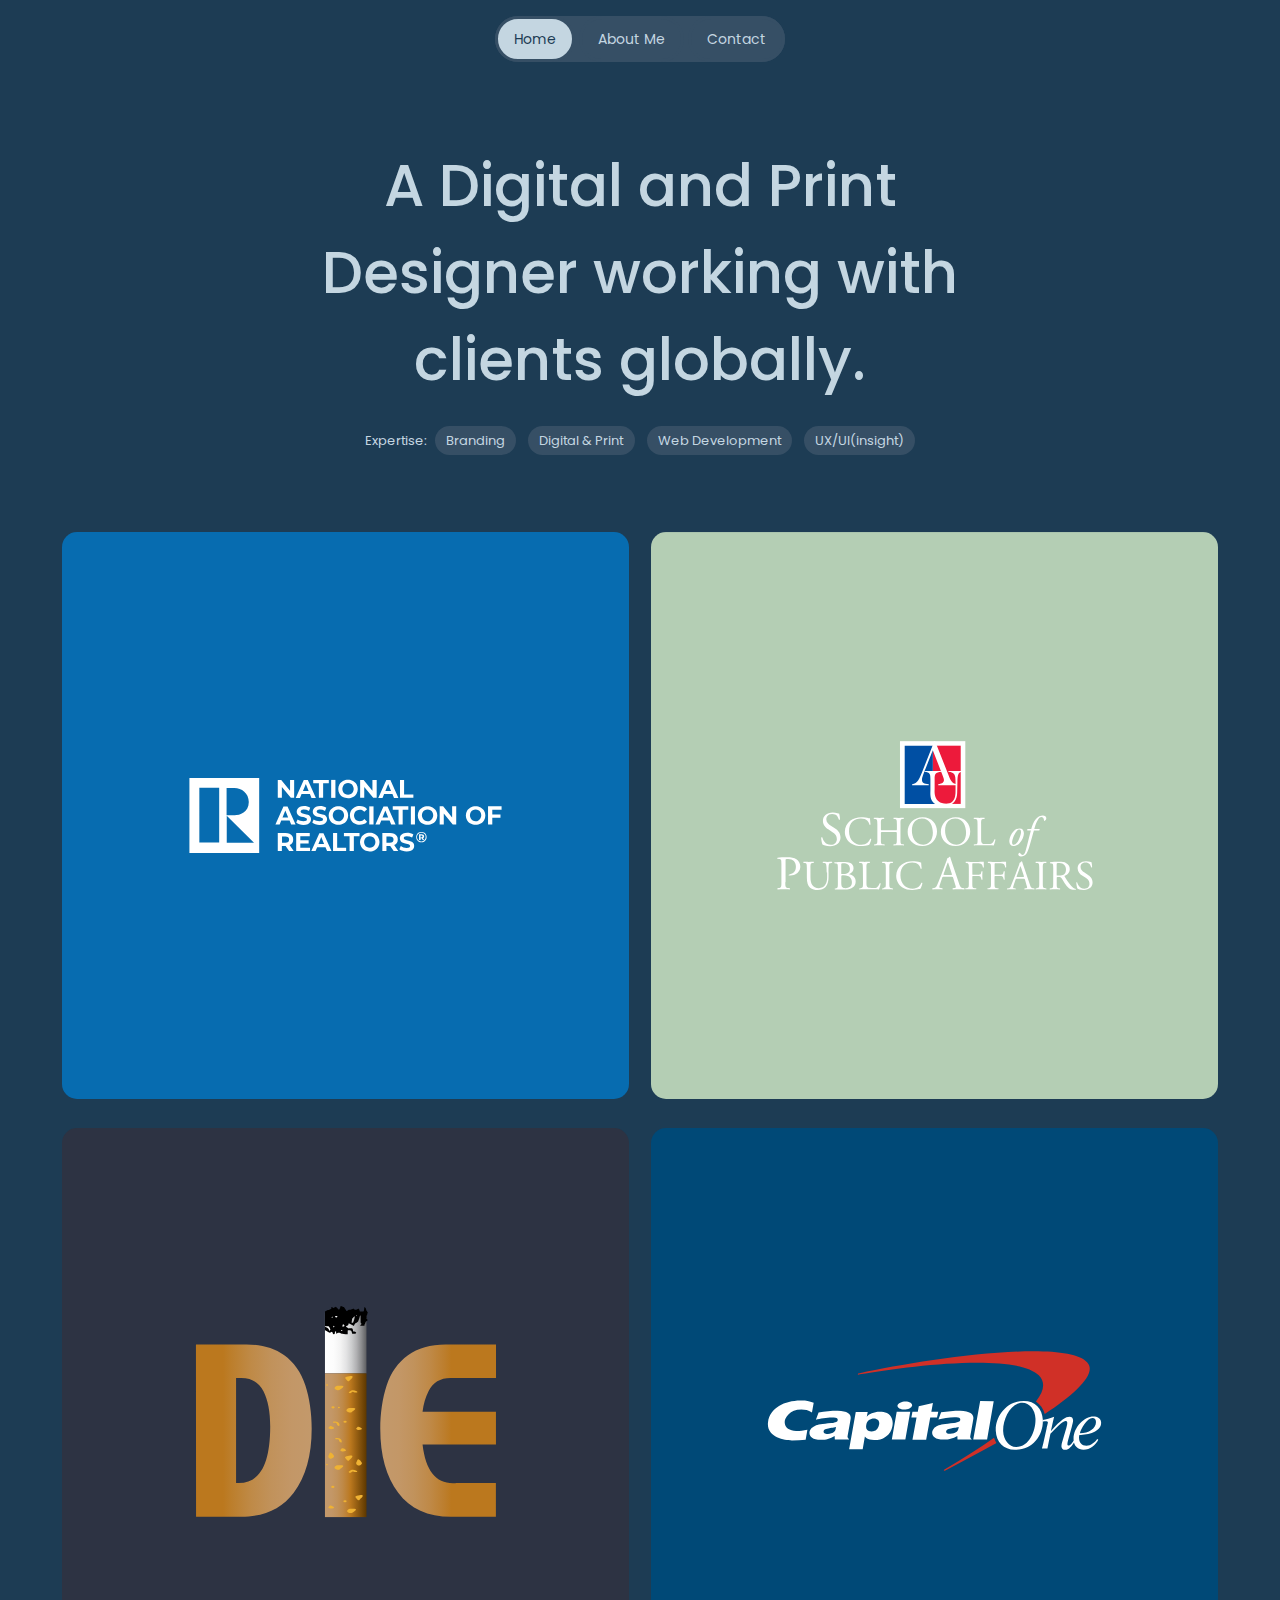
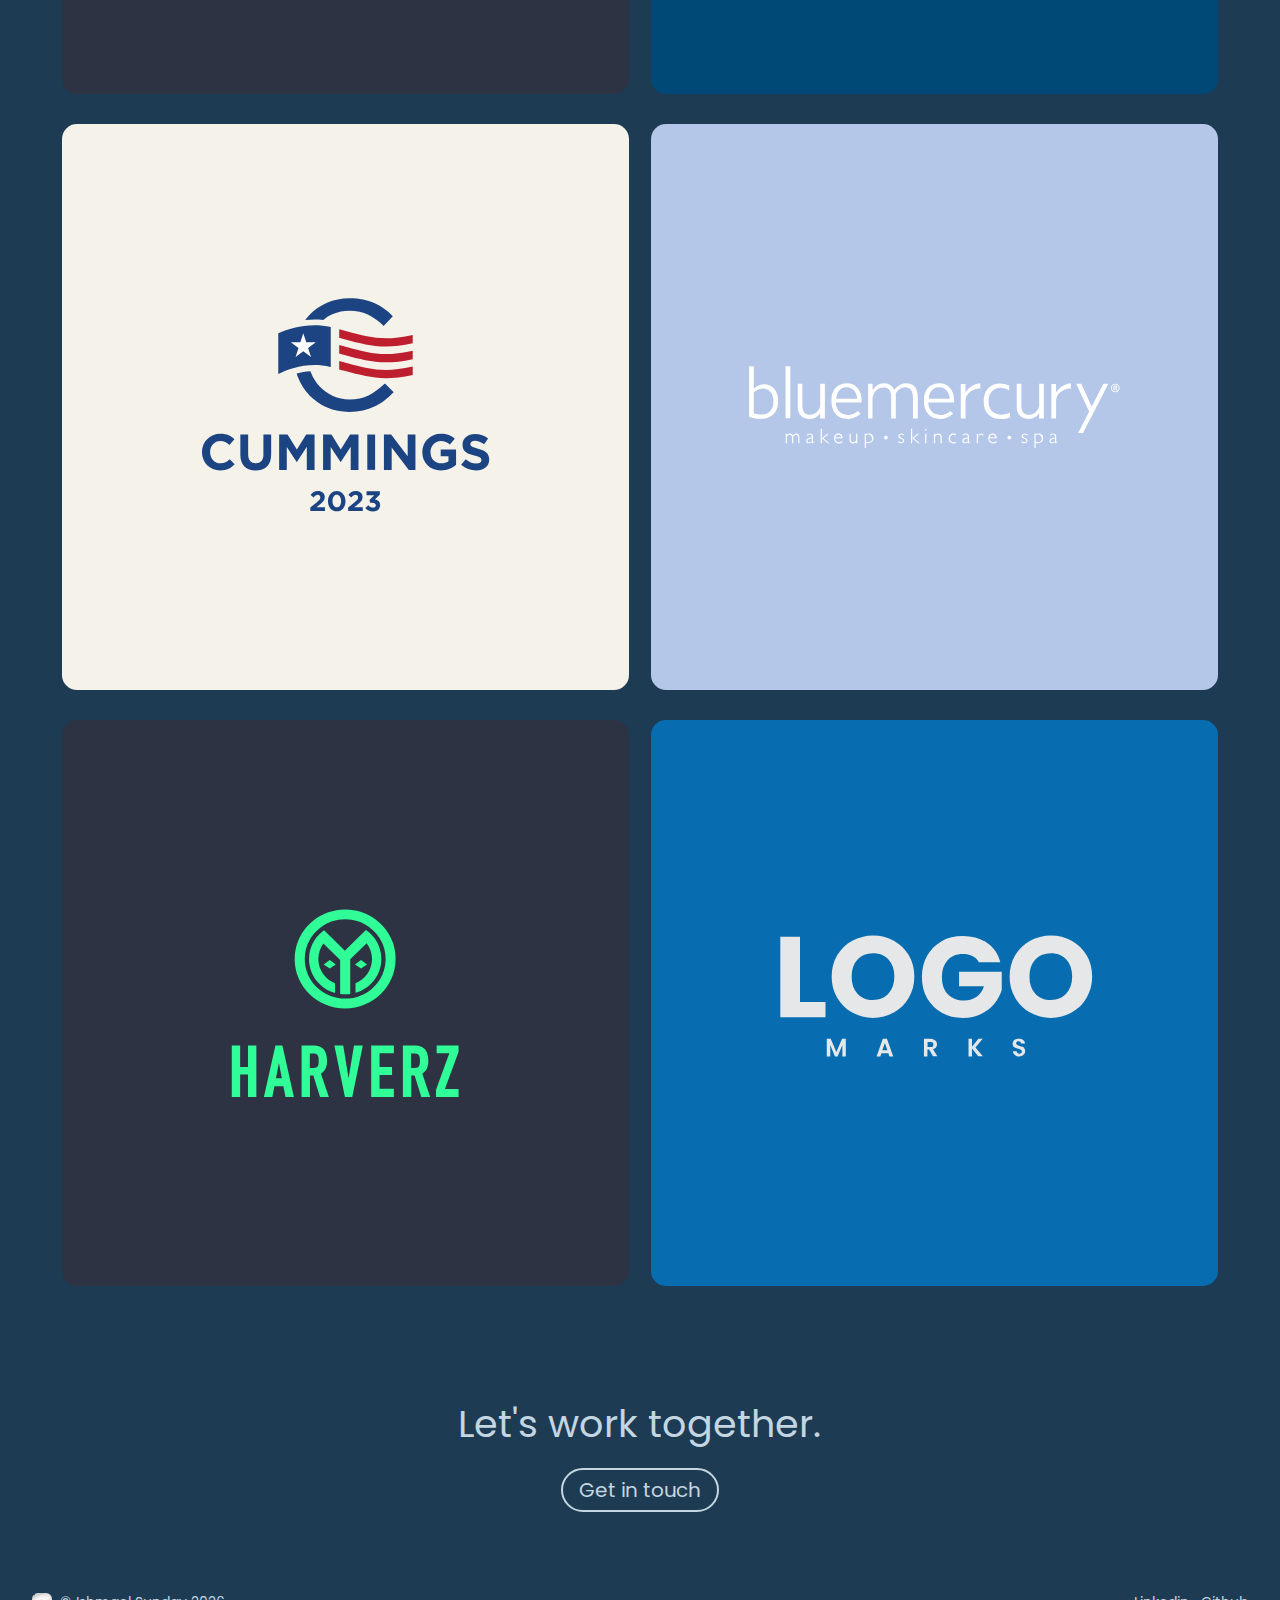
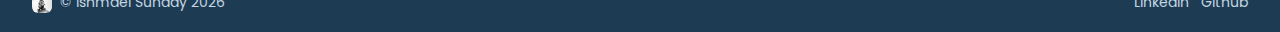
<file: index.html>
<!DOCTYPE html>
<html lang="en">

<head>


  <meta charset="UTF-8">
  <title>Ishmael Sunday | Graphic Design Portfolio</title>
  <meta name="description" content="Front End Development and Graphic Design Portfolio">
  <meta name="keywords" content="Front End Development, Graphic Design, Portfolio">
  <meta name="author" content="Ishmael Sunday">

  <meta name="viewport" content="width=device-width, initial-scale=1.0">
  <link rel="stylesheet" href="index.css">
  <link rel="preconnect" href="https://fonts.googleapis.com">
  <link rel="preconnect" href="https://fonts.gstatic.com" crossorigin>
  <link
    href="https://fonts.googleapis.com/css2?family=Poppins:ital,wght@0,100;0,200;0,300;0,400;0,500;0,600;0,700;0,800;0,900;1,100;1,200;1,300;1,400;1,500;1,600;1,700;1,800;1,900&display=swap"
    rel="stylesheet">

  <link rel="stylesheet"
    href="https://fonts.googleapis.com/css2?family=Material+Symbols+Outlined:opsz,wght,FILL,GRAD@20..48,100..700,0..1,-50..200&icon_names=arrow_right_alt" />

  <link rel="stylesheet"
    href="https://fonts.googleapis.com/css2?family=Material+Symbols+Outlined:opsz,wght,FILL,GRAD@20..48,100..700,0..1,-50..200&icon_names=close" />



</head>

<body>

  <header>
    <nav>
      <a href="index.html" class="nav-link active">Home</a>
      <a href="about.html" class="nav-link ">About Me</a>
      <a href="contact.html" class="nav-link ">Contact</a>
    </nav>
  </header>
  <main id="wrapper">
    <section>
      <article>
        <h1 class="main-heading">
          A Digital and Print Designer working with clients globally.
        </h1>
        <p id="expertise-list"><span class="expertise-label">Expertise:</span>&nbsp; <span
            class="expertise">Branding</span> &nbsp; <span class="expertise">Digital & Print</span> &nbsp; <span
            class="expertise">Web Development</span> &nbsp; <span class="expertise">UX/UI(insight)</span></p>
      </article>
    </section>

    <!-- Portfolio Section -->
    <section id="portfolio-wrapper">
      <section>
        <article>
          <!--First two projects  -->

          <!--  -->
          <div class="flex-two">

            <div class="proj-container">
              <a href="nar.html"><img src="images/companies/nar-900x900.svg" alt="National Association of Realtors Logo"
                  class="proj-card">
                <div class="overlay">
                  <p class="project-title">See Project <span class="overlay-arrow">
                      &#8594;
                    </span></p>

                </div>
              </a>
            </div>

            <div class="proj-container">
              <a href="au.html"><img src="images/companies/au-900x900.svg" alt="American University logo"
                  class="proj-card">
                <div class="overlay">
                  <p class="project-title">See Project <span class="overlay-arrow">
                      &#8594;
                    </span></p>

                </div>
              </a>
            </div>

          </div>

          <!-- 2nd set of two projects -->
          <div class="flex-two">
            <div class="proj-container">
              <a href="anti-tobacco.html"><img src="images/companies/anti-tobacco-900x900.svg" alt="" class="proj-card">
                <div class="overlay">
                  <p class="project-title"> See Project
                    <span class="overlay-arrow">
                      &#8594;
                    </span>
                  </p>

                </div>
              </a>
            </div>

            <div class="proj-container">
              <a href="#"><img src="images/companies/Capital-One-900x900.svg" alt="Capital One Bank Logo"
                  class="proj-card">
                <div class="overlay">
                  <p class="project-title"> Confidential.<br>Not permitted to share work.<!-- <span class="overlay-arrow">
                      &#8594;
                    </span>--></p>

                </div>
              </a>
            </div>

          </div>
          <!--3rd set of two projects  -->
          <div class="flex-two">

            <div class="proj-container">
              <a href="cummings.html"><img src="images/companies/cummings-2023-900x900.svg"
                  alt="Alexander Cummings logo" class="proj-card">
                <div class="overlay">
                  <p class="project-title">See Project <span class="overlay-arrow">
                      &#8594;
                    </span></p>

                </div>
              </a>
            </div>

            <div class="proj-container">
              <a href="bluemecury.html"><img src="images/companies/bluemercury-900x900.svg" alt="Bluemery logo"
                  class="proj-card">
                <div class="overlay">
                  <p class="project-title">See Project <span class="overlay-arrow">
                      &#8594;
                    </span></p>

                </div>
              </a>
            </div>

          </div>
          <!--4th set of two projects  -->
          <div class="flex-two">

            <div class="proj-container">
              <a href="harverz.html"><img src="images/companies/harverz-900x900.svg" alt="Harverz's logo"
                  class="proj-card">
                <div class="overlay">
                  <p class="project-title">See Project <span class="overlay-arrow">
                      &#8594;
                    </span></p>

                </div>
              </a>
            </div>

            <div class="proj-container">
              <a href="logos.html"><img src="images/companies/logo-identity-900x900.svg" class="proj-card"
                  alt="Liberia Supply Company logo">
                <div class="overlay">
                  <p class="project-title">See Project <span class="overlay-arrow">
                      &#8594;
                    </span></p>

                </div>
              </a>
            </div>
          </div>
        </article>
      </section>
    </section> <!-- End of Portfolio Section -->
    <!-- Call to Action -->

    <section>
      <article>
        <h2 class="call-to-action">
          Let's work together.<br><a href="mailto:ishmael.design@yahoo.com" id="cta-link">Get in touch</a>
        </h2>
      </article>
    </section>
  </main>
  <footer>
    <div class="footer-flex">
      <div class="copyright">
        <img src="images/ishmael-sunday.jpg" id="footer-logo" alt="Ishmael Sunday logo">
        <p>&copy; Ishmael Sunday <span id="year"></span></p>
      </div>
      <div class="social-links">
        <a href="https://linkedin.com/in/ishmael-sunday" class="social-link">Linkedin</a>&nbsp;&nbsp;
        <a href="https://github.com/okayishmael" class="social-link">Github</a>
      </div>
    </div>
  </footer>
  <script src="index.js"></script>
</body>

</html>
</file>
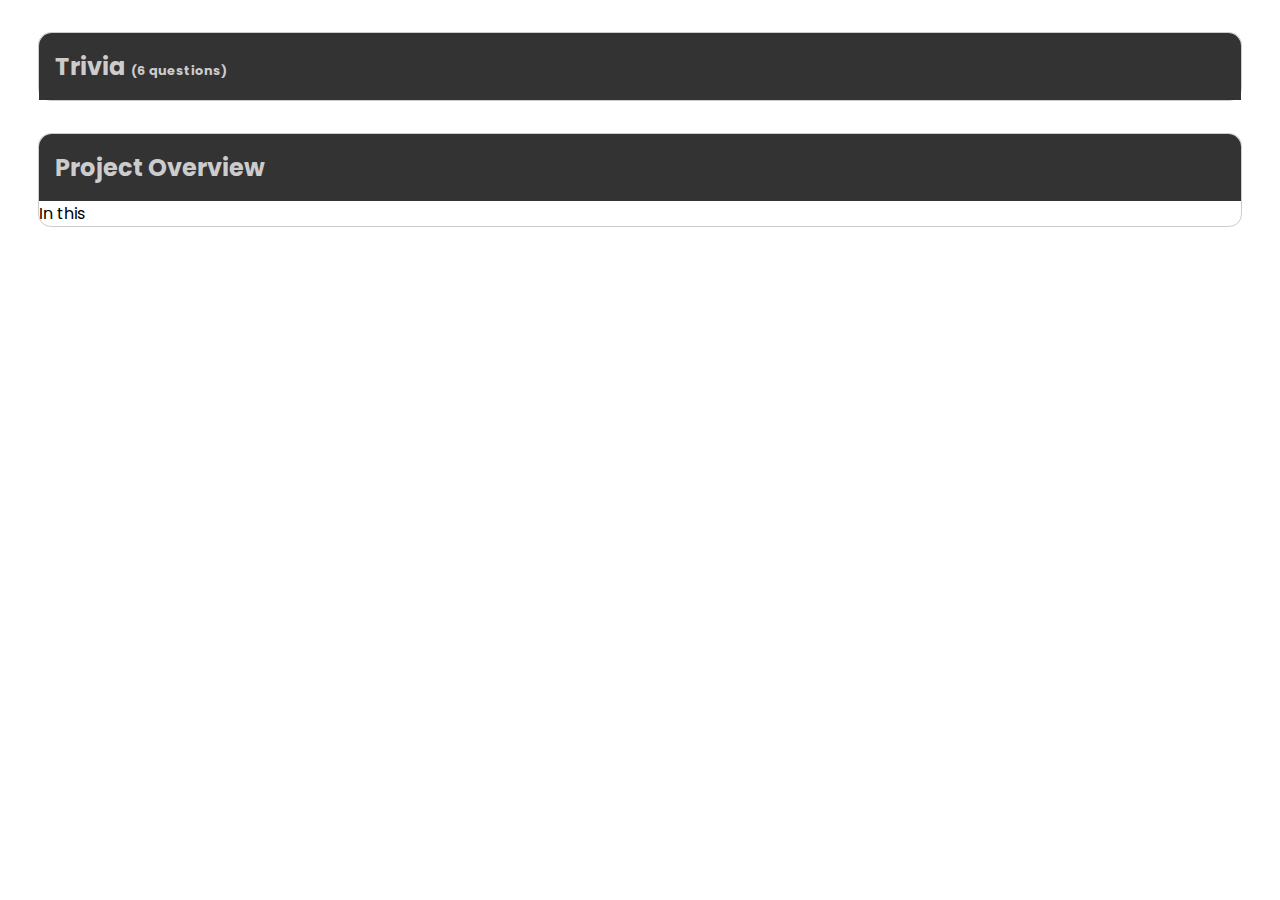
<file: quiz-app/index.html>
<!DOCTYPE html>
<html lang="en">

<head>


    <meta charset="UTF-8">
    <title>Ishmael Sunday | Graphic Design Portfolio</title>
    <meta name="description" content="Front End Development and Graphic Design Portfolio">
    <meta name="keywords" content="Front End Development, Graphic Design, Portfolio">
    <meta name="author" content="Ishmael Sunday.">
    <meta name="viewport" content="width=device-width, initial-scale=1.0">

    <link rel="stylesheet" href="quiz-app.css">
    <link rel="preconnect" href="https://fonts.googleapis.com">
    <link rel="preconnect" href="https://fonts.gstatic.com" crossorigin>
    <link
        href="https://fonts.googleapis.com/css2?family=Poppins:ital,wght@0,100;0,200;0,300;0,400;0,500;0,600;0,700;0,800;0,900;1,100;1,200;1,300;1,400;1,500;1,600;1,700;1,800;1,900&display=swap"
        rel="stylesheet">

    <link rel="stylesheet"
        href="https://fonts.googleapis.com/css2?family=Material+Symbols+Outlined:opsz,wght,FILL,GRAD@20..48,100..700,0..1,-50..200&icon_names=arrow_right_alt" />

    <link rel="stylesheet"
        href="https://fonts.googleapis.com/css2?family=Material+Symbols+Outlined:opsz,wght,FILL,GRAD@20..48,100..700,0..1,-50..200&icon_names=close" />



</head>

<body>
    <!-- Trivia Quiz -->
    <main class="wrapper">
        <div class="container">
            <h1 class="title">Trivia <small> (6 questions)</small></h1>
            <form id="quiz-form content">
                <div id="question-container"></div>
                <button type="button" id="next-button" class="hidden">Next Question</button>
                <div id="result" class="result hidden"></div>
            </form>
        </div>


        <article class="container">
            <h1 class="title">Project Overview</h1>
            <div class="content">
                <p class="project-content">In this </p>
            </div>
        </article>


    </main>

    <!-- Scripts -->

    <script defer src="triva.js"></script>
</body>

</html>
</file>
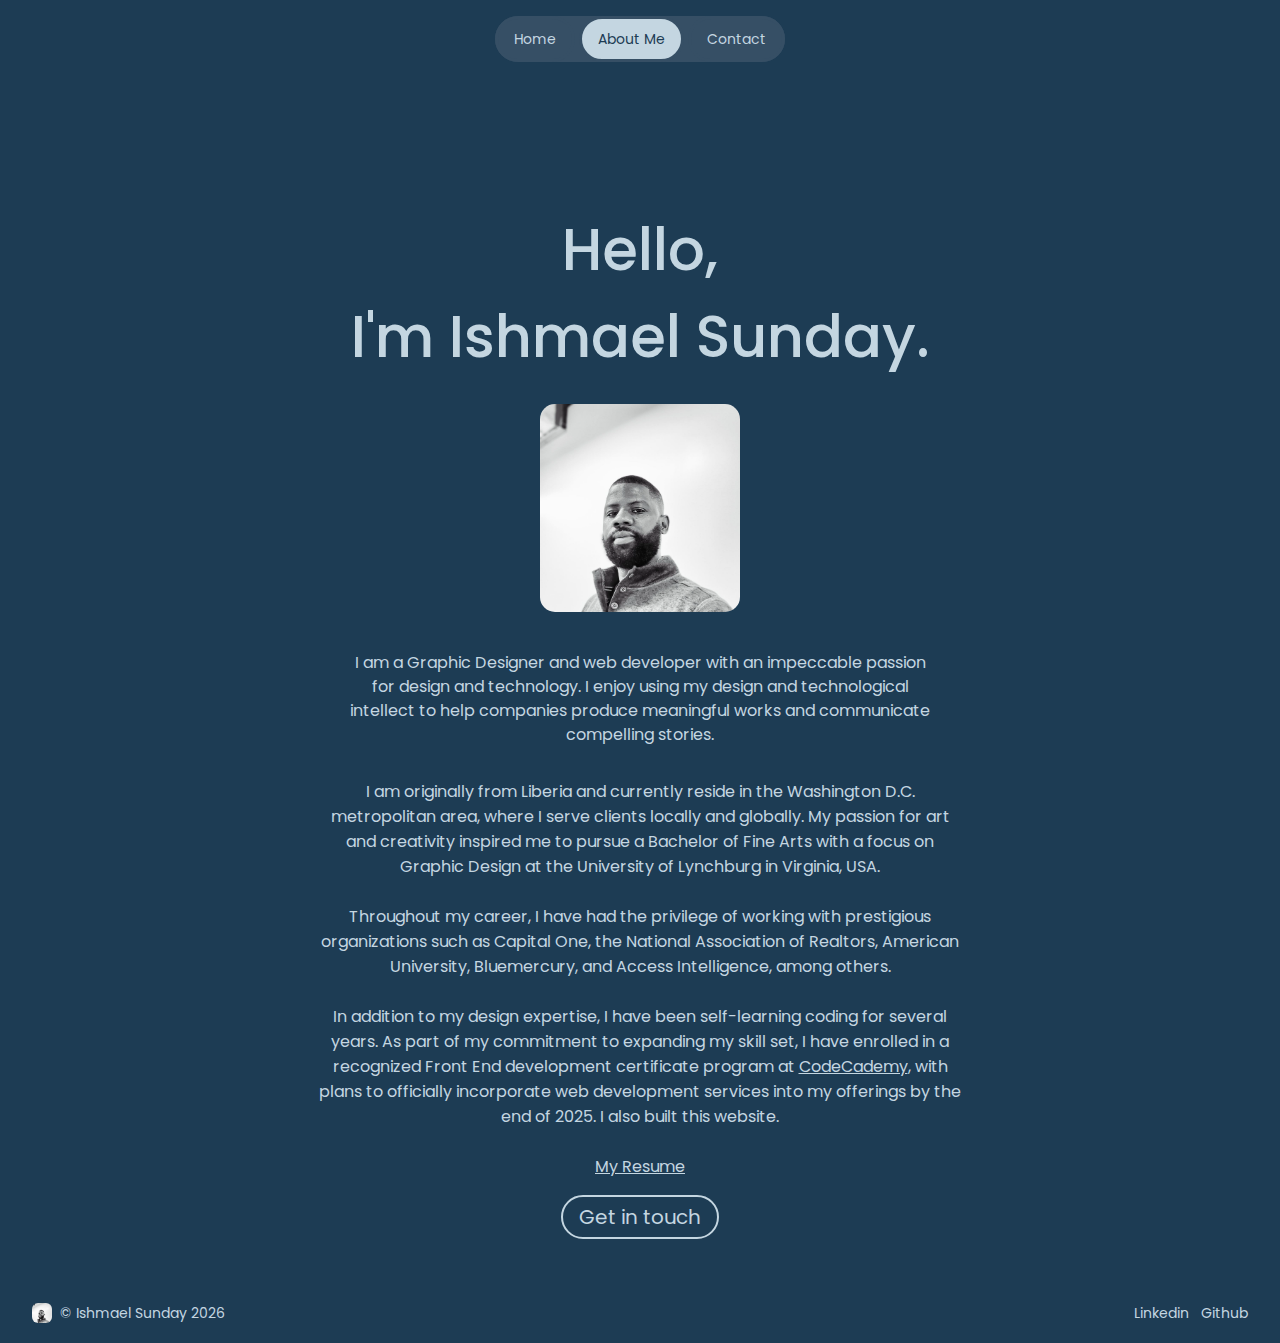
<file: about.html>
<!DOCTYPE html>
<html lang="en">

<head>


  <meta charset="UTF-8">
  <title>Ishmael Sunday | Graphic Design Portfolio</title>
  <meta name="description" content="Front End Development and Graphic Design Portfolio">
  <meta name="keywords" content="Front End Development, Graphic Design, Portfolio">
  <meta name="author" content="Ismael Sunday">

  <meta name="viewport" content="width=device-width, initial-scale=1.0">
  <link rel="stylesheet" href="index.css">
  <link rel="preconnect" href="https://fonts.googleapis.com">
  <link rel="preconnect" href="https://fonts.gstatic.com" crossorigin>
  <link
    href="https://fonts.googleapis.com/css2?family=Poppins:ital,wght@0,100;0,200;0,300;0,400;0,500;0,600;0,700;0,800;0,900;1,100;1,200;1,300;1,400;1,500;1,600;1,700;1,800;1,900&display=swap"
    rel="stylesheet">

  <link rel="stylesheet"
    href="https://fonts.googleapis.com/css2?family=Material+Symbols+Outlined:opsz,wght,FILL,GRAD@20..48,100..700,0..1,-50..200&icon_names=arrow_right_alt" />

  <link rel="stylesheet"
    href="https://fonts.googleapis.com/css2?family=Material+Symbols+Outlined:opsz,wght,FILL,GRAD@20..48,100..700,0..1,-50..200&icon_names=close" />



</head>

<body>

  <header>
    <nav>
      <a href="index.html" class="nav-link">Home</a>
      <a href="about.html" class="nav-link active">About Me<Menu:toolbar></Menu:toolbar></a>
      <a href="contact.html" class="nav-link ">Contact</a>
    </nav>
  </header>
  <main id="wrapper">
    <section>
      <article class="contact">
        <h1 class="main-heading">
          Hello, <br>I'm Ishmael Sunday.
        </h1>
        <div class="about-content">
          <img src="images/ishmael-sunday.jpg" alt="Picture of Ishmael Sundnay" id="profile-pic">
          <p id="contact-cta">I am a Graphic Designer and web developer with an impeccable passion for design and technology.
            I enjoy using my design and technological intellect to help companies produce meaningful works and communicate compelling stories.</p>
<p>I am originally from Liberia and currently reside in the Washington D.C. metropolitan
            area, where I serve clients locally and globally. My passion for art and creativity inspired me to pursue
            a Bachelor of Fine Arts with a focus on Graphic Design at the University of Lynchburg in Virginia, USA.
            <br><br>Throughout my career, I have had the privilege of working with prestigious organizations such as
            Capital One, the National Association of Realtors, American University, Bluemercury, and Access
            Intelligence,
            among others.<br><br>In addition to my design expertise, I have been self-learning coding for several years.
            As part of my commitment to expanding my skill set, I have enrolled in a recognized Front End development
            certificate program
            at <a href="https://www.codecademy.com/learn/paths/front-end-engineer-career-path"
              class="resume">CodeCademy</a>,
            with plans to officially incorporate web development services into my offerings by the end of 2025. I also
            built this website.<br><br><a href="https://docs.google.com/document/d/1XUr_TT_sSy5FMhCFQQwh1NHohrOvdpSEZhnYmmL73xs/edit?usp=sharing" class="resume"> My Resume</a>
          </p>

          <a href="mailto:ishmael.design@yahoo.com" id="cta-link">Get in touch</a>
        </div>
      </article>
    </section>
  </main>
  <footer>
    <div class="footer-flex">
      <div class="copyright">
        <img src="images/ishmael-sunday.jpg" id="footer-logo" alt="Ishmael Sunday logo">
        <p>&copy; Ishmael Sunday <span id="year"></span></p>
      </div>
      <div class="social-links">
        <a href="https://linkedin.com/in/ishmael-sunday" class="social-link">Linkedin</a>&nbsp;&nbsp;
        <a href="https://github.com/okayishmael" class="social-link">Github</a>
      </div>
    </div>
  </footer>
  <script src="index.js"></script>
</body>

</html>
</file>
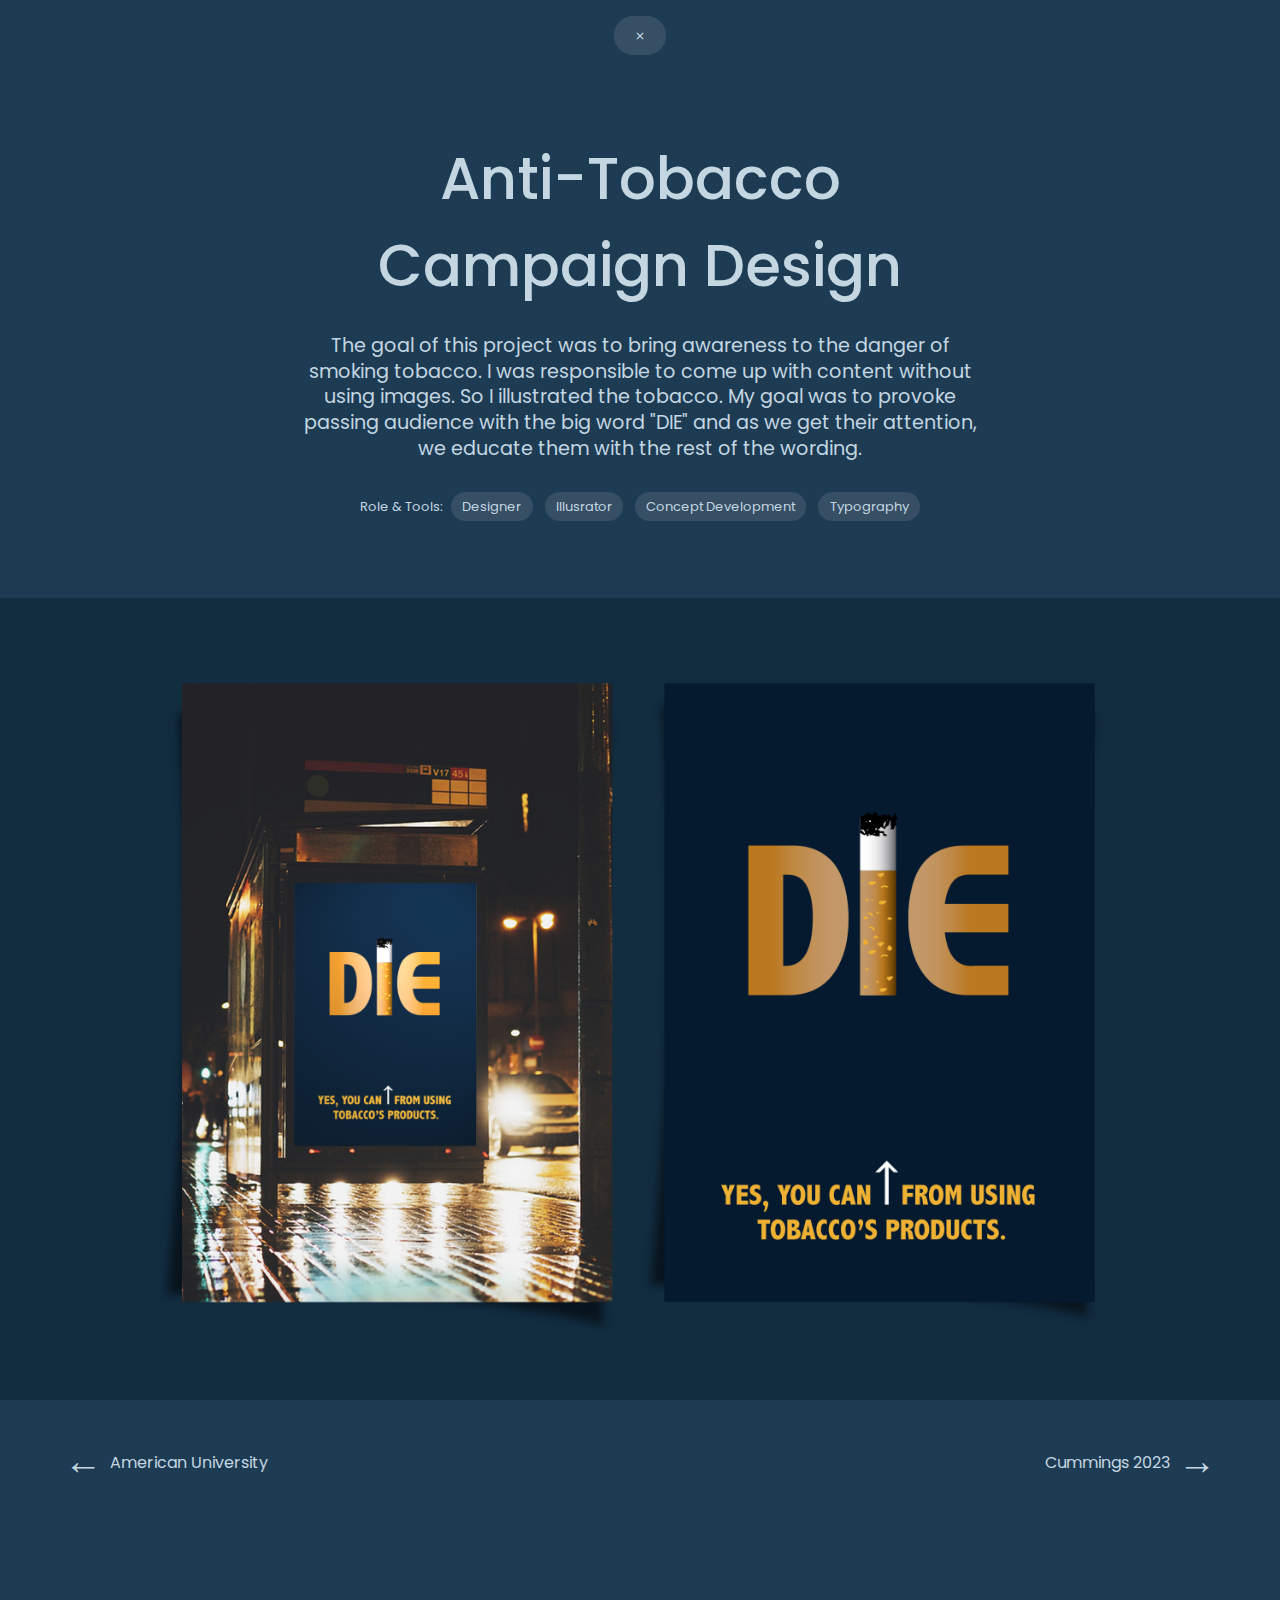
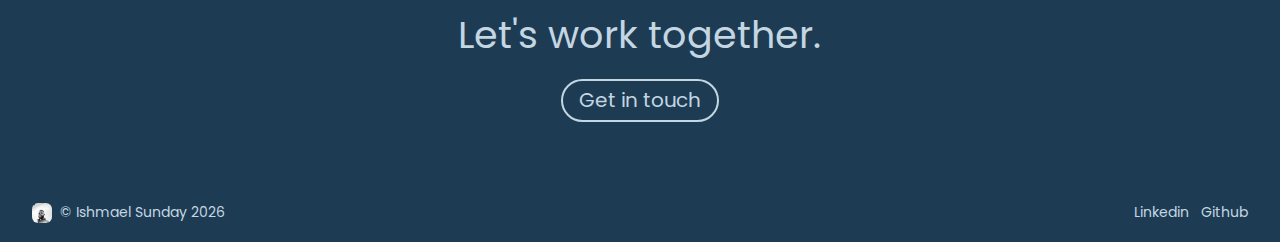
<file: anti-tobacco.html>
<!DOCTYPE html>
<html lang="en">

<head>


  <meta charset="UTF-8">
  <title>Ishmael Sunday | Graphic Design Portfolio</title>
  <meta name="description" content="Front End Development and Graphic Design Portfolio">
  <meta name="keywords" content="Front End Development, Graphic Design, Portfolio">
  <meta name="author" content="Ishmael Sunday">

  <meta name="viewport" content="width=device-width, initial-scale=1.0">
  <link rel="stylesheet" href="index.css">
  <link rel="preconnect" href="https://fonts.googleapis.com">
  <link rel="preconnect" href="https://fonts.gstatic.com" crossorigin>
  <link
    href="https://fonts.googleapis.com/css2?family=Poppins:ital,wght@0,100;0,200;0,300;0,400;0,500;0,600;0,700;0,800;0,900;1,100;1,200;1,300;1,400;1,500;1,600;1,700;1,800;1,900&display=swap"
    rel="stylesheet">

  <link rel="stylesheet"
    href="https://fonts.googleapis.com/css2?family=Material+Symbols+Outlined:opsz,wght,FILL,GRAD@20..48,100..700,0..1,-50..200&icon_names=arrow_right_alt" />

  <link rel="stylesheet"
    href="https://fonts.googleapis.com/css2?family=Material+Symbols+Outlined:opsz,wght,FILL,GRAD@20..48,100..700,0..1,-50..200&icon_names=close" />




</head>

<body>

  <header>
    <nav>
      <a href="index.html" class="nav-link material-symbols-outlined">close</a>

    </nav>
  </header>
  <main id="wrapper">
    <section>
      <article>
        <h1 class="main-heading">
          Anti-Tobacco Campaign Design
        </h1>
        <p class="project-descrption">The goal of this project was to bring awareness to the danger of smoking tobacco.
          I was responsible to come up with content without using images. So I illustrated the tobacco. My goal was to
          provoke passing audience with the big word "DIE" and as we get their attention, we educate them with the rest
          of the wording.</p>
        <p id="expertise-list"><span class="expertise-label">Role & Tools:</span>&nbsp; <span
            class="expertise">Designer</span> &nbsp; <span class="expertise">Illusrator</span> &nbsp; <span
            class="expertise">Concept Development</span> &nbsp; <span class="expertise">Typography</span></p>
      </article>
    </section>

    <!-- Portfolio Section -->
    <section>
      <article class="project-stage">
        <!-- projects  -->
        <div class="project">
          <img src="images/anti-tobacco/anti_smokez-mockup.png" alt="Anti-tobacco design" class="">
        </div>





      </article>
      <article class="project-directory">
        <a href="au.html" class="proj-direct"><span id="arrow">&#8592; </span>&nbsp;&nbsp;<span>American
            University</span></a>

        <a href="cummings.html" class="proj-direct"> <span>Cummings 2023 </span>&nbsp;&nbsp;<span id="arrow">
            &#8594;</span></a>
      </article>
    </section>


    <!-- Call to Action -->

    <section>
      <article>
        <h2 class="call-to-action">
          Let's work together.<br><a href="mailto:ishmael.design@yahoo.com" id="cta-link">Get in touch</a>
        </h2>
      </article>
    </section>
  </main>
  <footer>
    <div class="footer-flex">
      <div class="copyright">
        <img src="images/ishmael-sunday.jpg" id="footer-logo" alt="Ishmael Sunday logo">
        <p>&copy; Ishmael Sunday <span id="year"></span></p>
      </div>
      <div class="social-links">
        <a href="https://linkedin.com/in/ishmael-sunday" class="social-link">Linkedin</a>&nbsp;&nbsp;
        <a href="https://github.com/okayishmael" class="social-link">Github</a>
      </div>
    </div>
  </footer>

  <script src="index.js"></script>
</body>

</html>
</file>
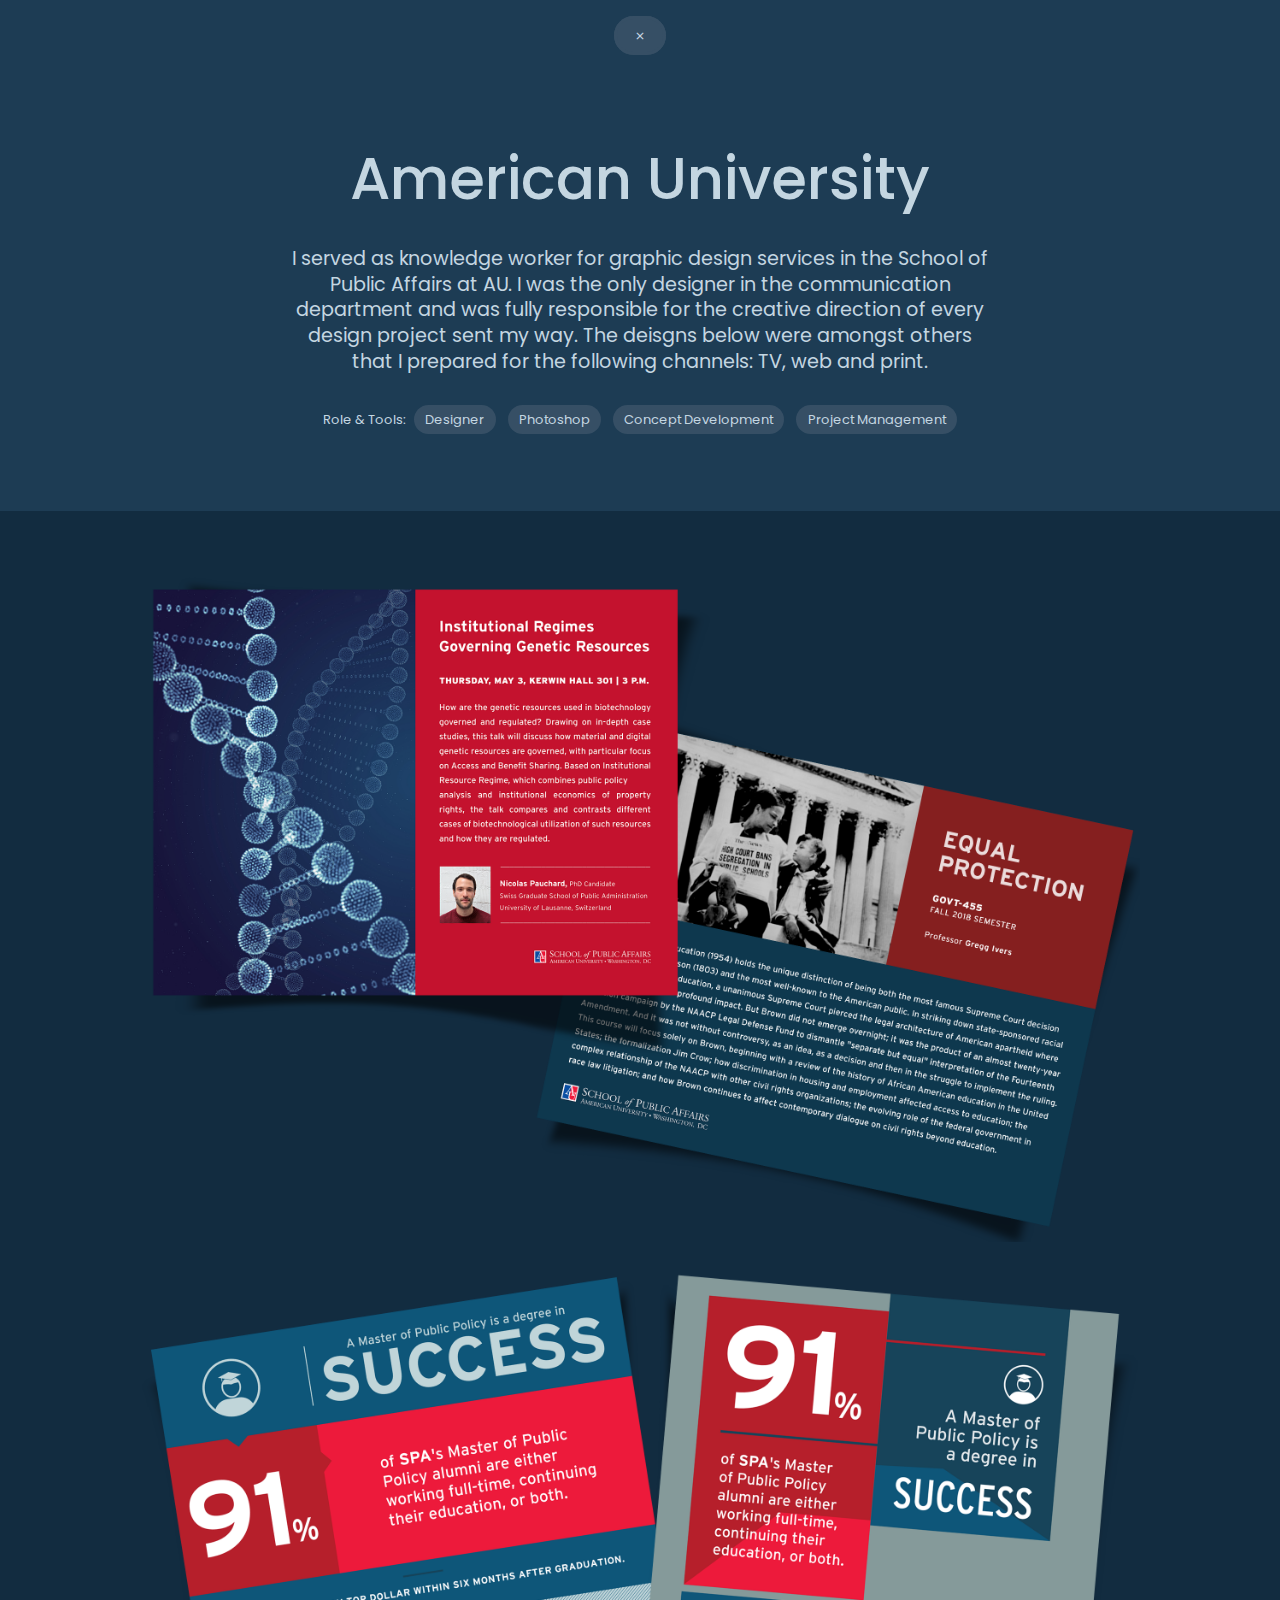
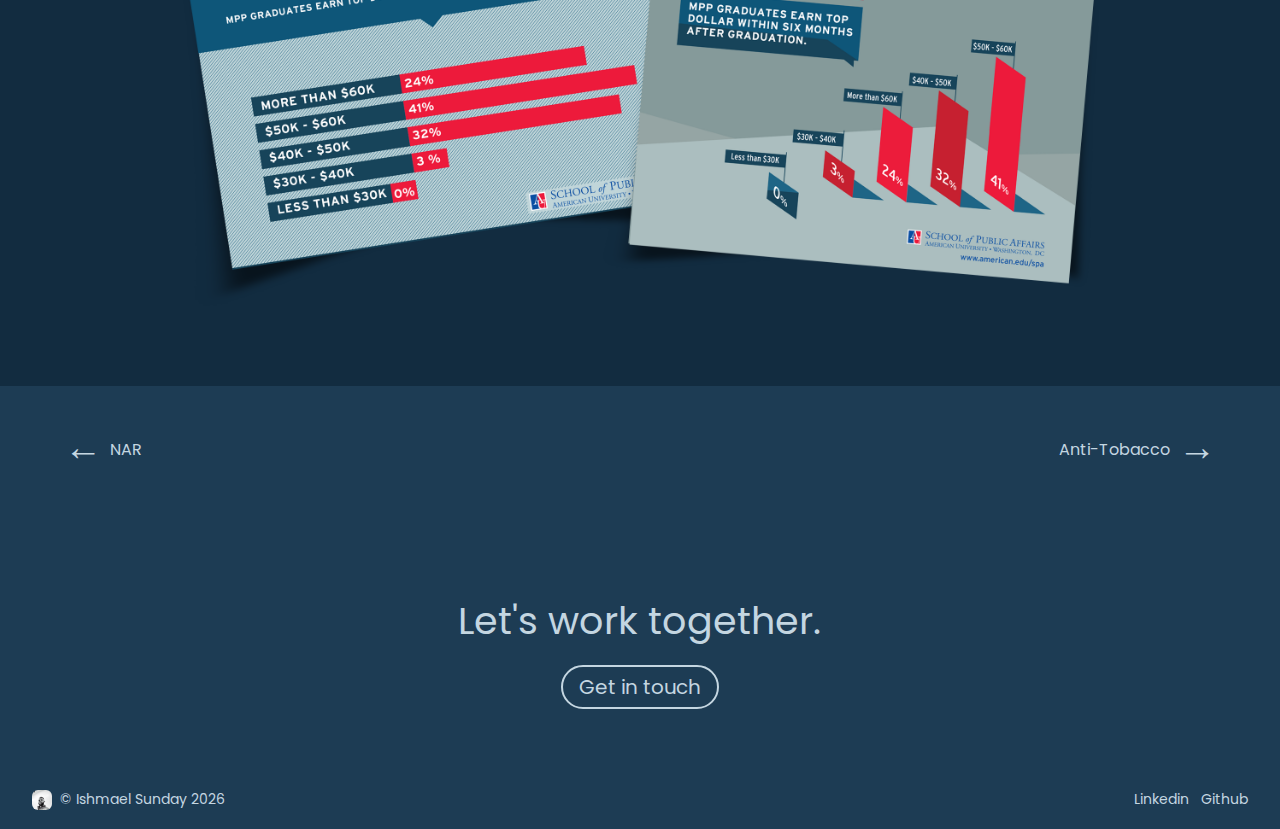
<file: au.html>
<!DOCTYPE html>
<html lang="en">

<head>


  <meta charset="UTF-8">
  <title>Ishmael Sunday | Graphic Design Portfolio</title>
  <meta name="description" content="Front End Development and Graphic Design Portfolio">
  <meta name="keywords" content="Front End Development, Graphic Design, Portfolio">
  <meta name="author" content="Ishmael Sunday">

  <meta name="viewport" content="width=device-width, initial-scale=1.0">
  <link rel="stylesheet" href="index.css">
  <link rel="preconnect" href="https://fonts.googleapis.com">
  <link rel="preconnect" href="https://fonts.gstatic.com" crossorigin>
  <link
    href="https://fonts.googleapis.com/css2?family=Poppins:ital,wght@0,100;0,200;0,300;0,400;0,500;0,600;0,700;0,800;0,900;1,100;1,200;1,300;1,400;1,500;1,600;1,700;1,800;1,900&display=swap"
    rel="stylesheet">

  <link rel="stylesheet"
    href="https://fonts.googleapis.com/css2?family=Material+Symbols+Outlined:opsz,wght,FILL,GRAD@20..48,100..700,0..1,-50..200&icon_names=arrow_right_alt" />

  <link rel="stylesheet"
    href="https://fonts.googleapis.com/css2?family=Material+Symbols+Outlined:opsz,wght,FILL,GRAD@20..48,100..700,0..1,-50..200&icon_names=close" />




</head>

<body>

  <header>
    <nav>
      <a href="index.html" class="nav-link material-symbols-outlined">close</a>

    </nav>
  </header>
  <main id="wrapper">
    <section>
      <article>
        <h1 class="main-heading">
          American University
        </h1>
        <p class="project-descrption">I served as knowledge worker for graphic design services in the School of Public
          Affairs at AU. I was
          the only designer in the communication department and was fully responsible for the creative direction of
          every design project sent my way. The deisgns below were amongst others that
          I prepared for the following channels: TV, web and print.</p>
        <p id="expertise-list"><span class="expertise-label">Role & Tools:</span>&nbsp; <span
            class="expertise">Designer</span> &nbsp; <span class="expertise">Photoshop</span> &nbsp; <span
            class="expertise">Concept Development</span> &nbsp; <span class="expertise">Project Management</span></p>
      </article>
    </section>

    <!-- Portfolio Section -->
    <section>
      <article class="project-stage">
        <!-- projects  -->
        <div class="project">
          <img src="images/au/au_print1.png" alt="American University print collerals 1" class="">
        </div>


        <div class="project">
          <img src="images/au/au_print2a.png" alt="American University print collerals 2" class="">
        </div>


      </article>
      <article class="project-directory">
        <a href="nar.html" class="proj-direct"><span id="arrow">&#8592; </span>&nbsp;&nbsp;<span>NAR </span></a>

        <a href="anti-tobacco.html" class="proj-direct"> <span>Anti-Tobacco </span>&nbsp;&nbsp;<span id="arrow">
            &#8594;</span></a>
      </article>
    </section>


    <!-- Call to Action -->

    <section>
      <article>
        <h2 class="call-to-action">
          Let's work together.<br><a href="mailto:ishmael.design@yahoo.com" id="cta-link">Get in touch</a>
        </h2>
      </article>
    </section>
  </main>
  <footer>
    <div class="footer-flex">
      <div class="copyright">
        <img src="images/ishmael-sunday.jpg" id="footer-logo" alt="Ishmael Sunday logo">
        <p>&copy; Ishmael Sunday <span id="year"></span></p>
      </div>
      <div class="social-links">
        <a href="https://linkedin.com/in/ishmael-sunday" class="social-link">Linkedin</a>&nbsp;&nbsp;
        <a href="https://github.com/okayishmael" class="social-link">Github</a>
      </div>
    </div>
  </footer>

  <script src="index.js"></script>
</body>

</html>
</file>
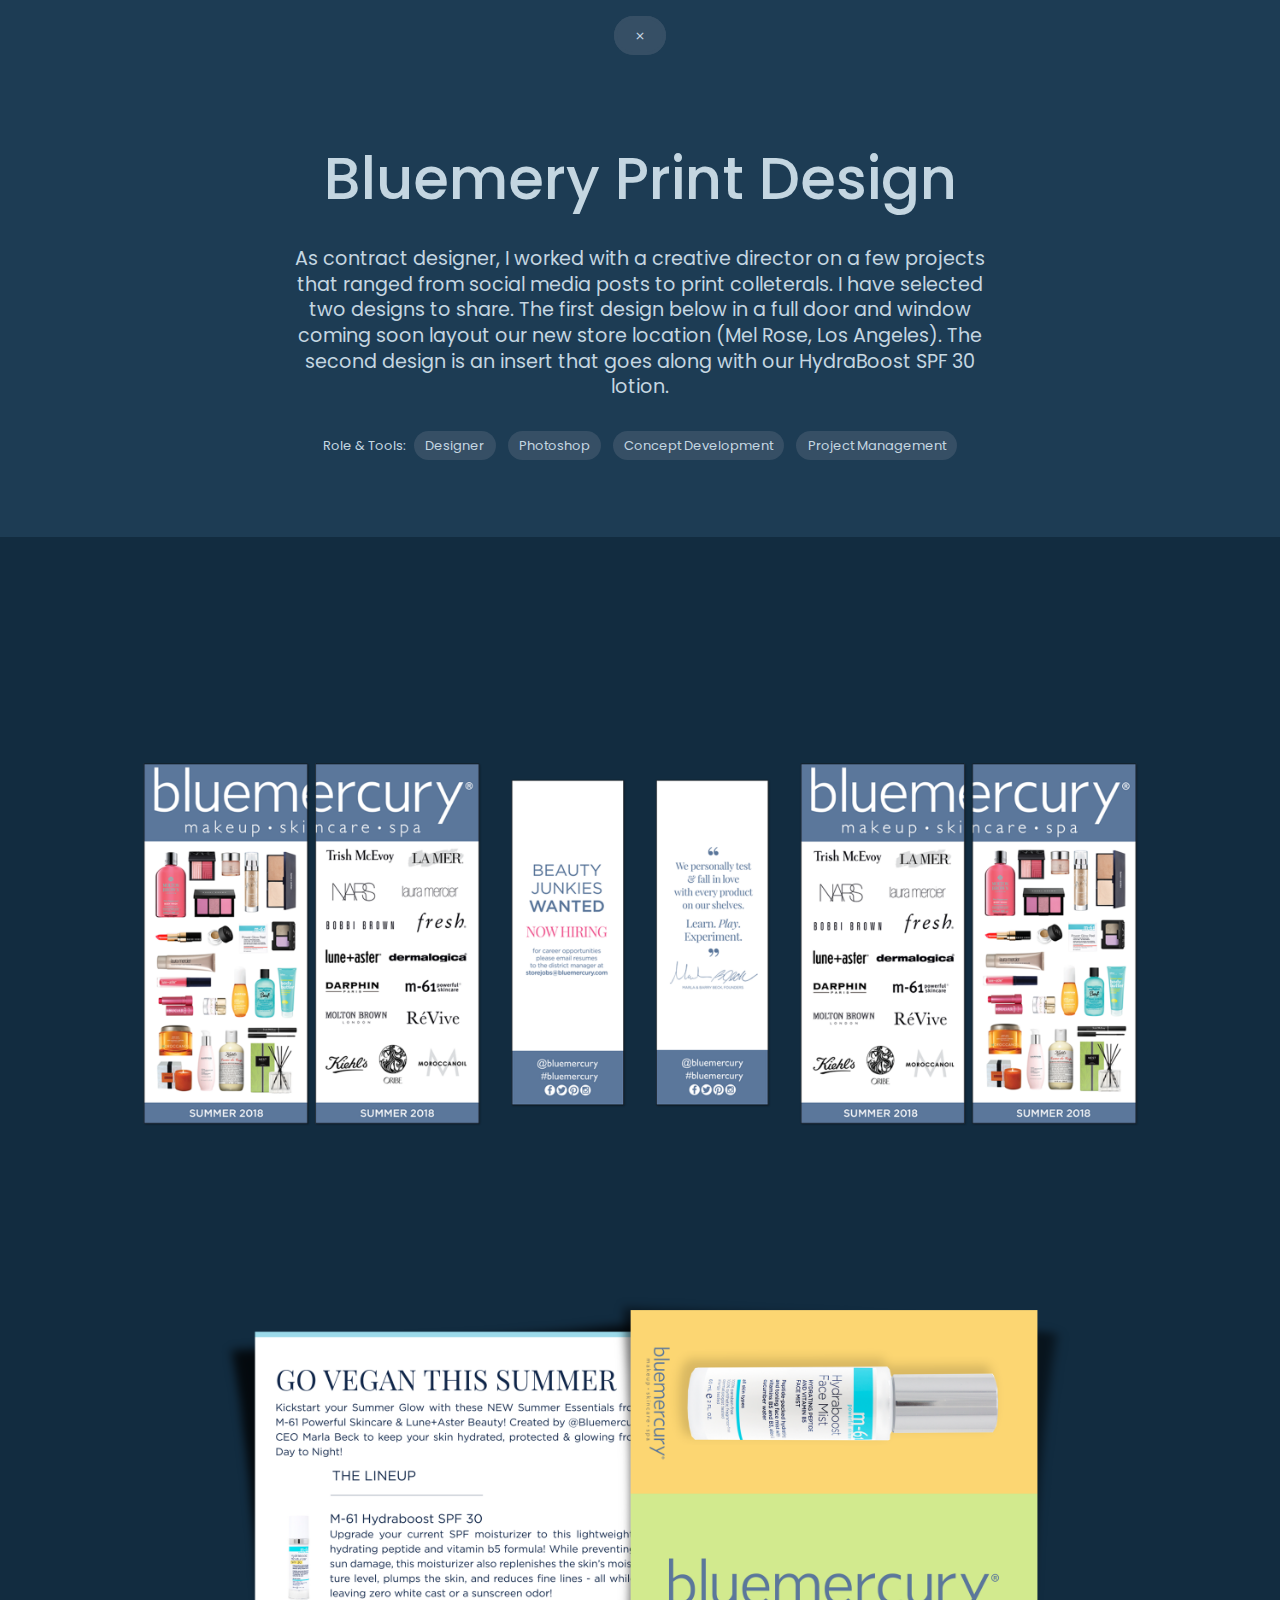
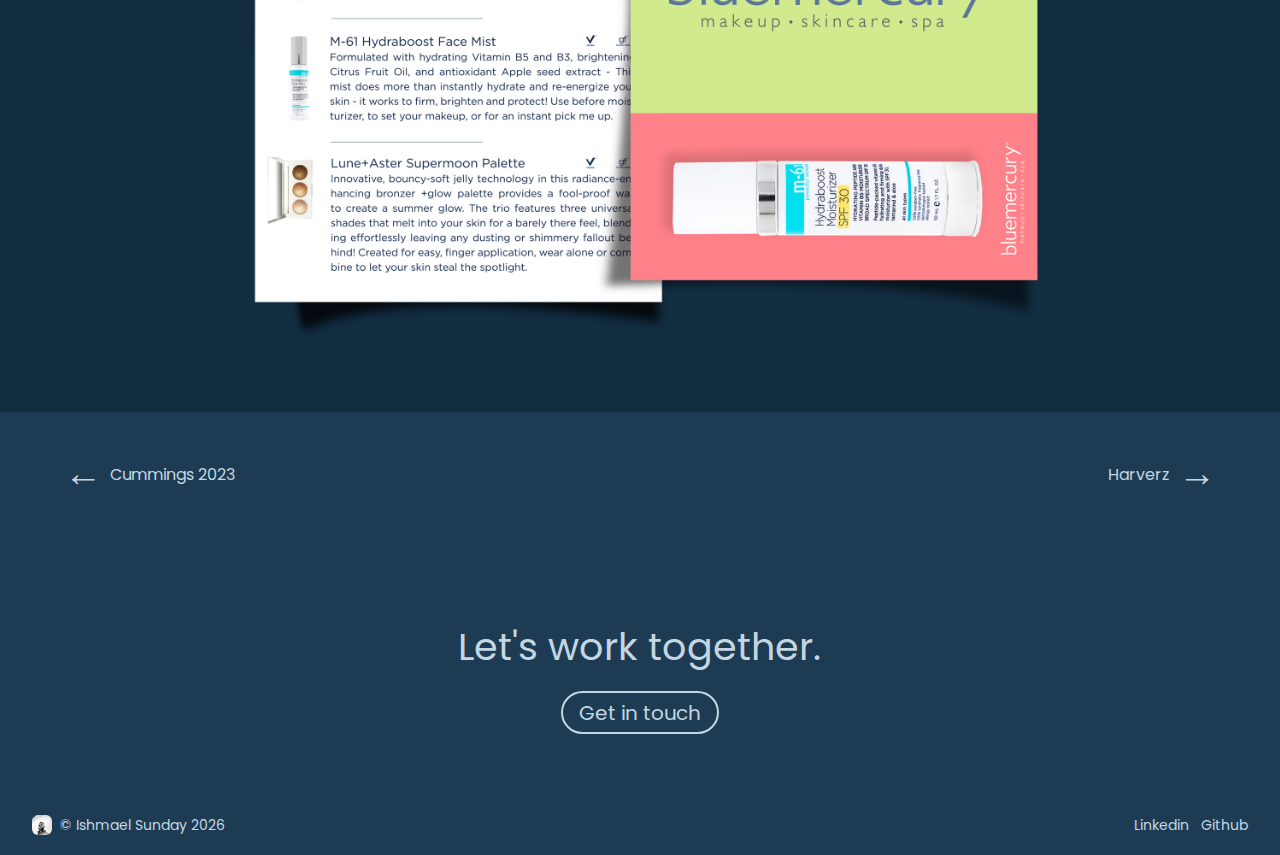
<file: bluemecury.html>
<!DOCTYPE html>
<html lang="en">

<head>


  <meta charset="UTF-8">
  <title>Ishmael Sunday | Graphic Design Portfolio</title>
  <meta name="description" content="Front End Development and Graphic Design Portfolio">
  <meta name="keywords" content="Front End Development, Graphic Design, Portfolio">
  <meta name="author" content="Ishmael Sunday">

  <meta name="viewport" content="width=device-width, initial-scale=1.0">
  <link rel="stylesheet" href="index.css">
  <link rel="preconnect" href="https://fonts.googleapis.com">
  <link rel="preconnect" href="https://fonts.gstatic.com" crossorigin>
  <link
    href="https://fonts.googleapis.com/css2?family=Poppins:ital,wght@0,100;0,200;0,300;0,400;0,500;0,600;0,700;0,800;0,900;1,100;1,200;1,300;1,400;1,500;1,600;1,700;1,800;1,900&display=swap"
    rel="stylesheet">

  <link rel="stylesheet"
    href="https://fonts.googleapis.com/css2?family=Material+Symbols+Outlined:opsz,wght,FILL,GRAD@20..48,100..700,0..1,-50..200&icon_names=arrow_right_alt" />

  <link rel="stylesheet"
    href="https://fonts.googleapis.com/css2?family=Material+Symbols+Outlined:opsz,wght,FILL,GRAD@20..48,100..700,0..1,-50..200&icon_names=close" />




</head>

<body>

  <header>
    <nav>
      <a href="index.html" class="nav-link material-symbols-outlined">close</a>

    </nav>
  </header>
  <main id="wrapper">
    <section>
      <article>
        <h1 class="main-heading">
          Bluemery Print Design
        </h1>
        <p class="project-descrption">As contract designer, I worked with a creative director on a few projects that
          ranged from social media posts to print colleterals. I have selected two designs to share. The first design
          below in a full door and window coming soon layout our new store location (Mel Rose, Los Angeles). The second
          design is an insert that goes along with our HydraBoost SPF 30 lotion. </p>
        <p id="expertise-list"><span class="expertise-label">Role & Tools:</span>&nbsp; <span
            class="expertise">Designer</span> &nbsp; <span class="expertise">Photoshop</span> &nbsp; <span
            class="expertise">Concept Development</span> &nbsp; <span class="expertise">Project Management</span></p>
      </article>
    </section>

    <!-- Portfolio Section -->
    <section>
      <article class="project-stage">
        <!-- projects  -->
        <div class="project">
          <img src="images/bluemercury/store_front_print.png" alt="Bluemery Store front print" class="">
        </div>


        <div class="project">
          <img src="images/bluemercury/bluemercury_insert.png" alt="Bluemery product insert" class="">
        </div>


      </article>
      <article class="project-directory">
        <a href="cummings.html" class="proj-direct"><span id="arrow">&#8592; </span>&nbsp;&nbsp;<span>Cummings
            2023</span></a>

        <a href="harverz.html" class="proj-direct"> <span>Harverz </span>&nbsp;&nbsp;<span id="arrow">
            &#8594;</span></a>
      </article>
    </section>


    <!-- Call to Action -->

    <section>
      <article>
        <h2 class="call-to-action">
          Let's work together.<br><a href="mailto:ishmael.design@yahoo.com" id="cta-link">Get in touch</a>
        </h2>
      </article>
    </section>
  </main>
  <footer>
    <div class="footer-flex">
      <div class="copyright">
        <img src="images/ishmael-sunday.jpg" id="footer-logo" alt="Ishmael Sunday logo">
        <p>&copy; Ishmael Sunday <span id="year"></span></p>
      </div>
      <div class="social-links">
        <a href="https://linkedin.com/in/ishmael-sunday" class="social-link">Linkedin</a>&nbsp;&nbsp;
        <a href="https://github.com/okayishmael" class="social-link">Github</a>
      </div>
    </div>
  </footer>

  <script src="index.js"></script>
</body>

</html>
</file>
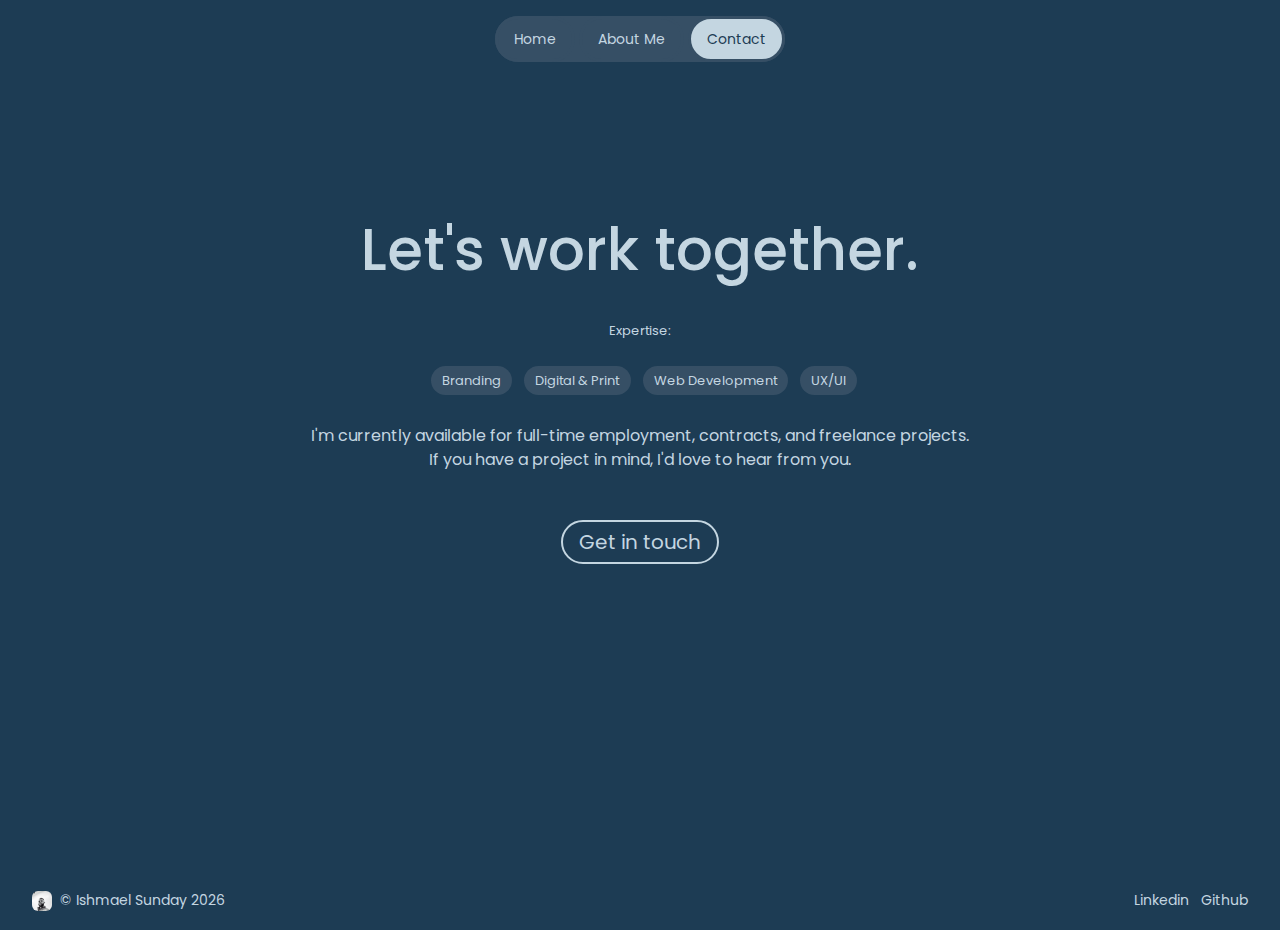
<file: contact.html>
<!DOCTYPE html>
<html lang="en">

<head>


  <meta charset="UTF-8">
  <title>Ishmael Sunday | Graphic Design Portfolio</title>
  <meta name="description" content="Front End Development and Graphic Design Portfolio">
  <meta name="keywords" content="Front End Development, Graphic Design, Portfolio">
  <meta name="author" content="ishmael sunday">
  <meta name="viewport" content="width=device-width, initial-scale=1.0">
  <link rel="stylesheet" href="index.css">
  <link rel="preconnect" href="https://fonts.googleapis.com">
  <link rel="preconnect" href="https://fonts.gstatic.com" crossorigin>
  <link
    href="https://fonts.googleapis.com/css2?family=Poppins:ital,wght@0,100;0,200;0,300;0,400;0,500;0,600;0,700;0,800;0,900;1,100;1,200;1,300;1,400;1,500;1,600;1,700;1,800;1,900&display=swap"
    rel="stylesheet">

  <link rel="stylesheet"
    href="https://fonts.googleapis.com/css2?family=Material+Symbols+Outlined:opsz,wght,FILL,GRAD@20..48,100..700,0..1,-50..200&icon_names=arrow_right_alt" />

  <link rel="stylesheet"
    href="https://fonts.googleapis.com/css2?family=Material+Symbols+Outlined:opsz,wght,FILL,GRAD@20..48,100..700,0..1,-50..200&icon_names=close" />



</head>

<body>

  <header>
    <nav>
      <a href="index.html" class="nav-link">Home</a>
      <a href="about.html" class="nav-link ">About Me<Menu:toolbar></Menu:toolbar></a>
      <a href="contact.html" class="nav-link active">Contact</a>
    </nav>
  </header>
  <main id="wrapper">
    <section>
      <article class="contact">
        <h1 class="main-heading">
          Let's work together.
        </h1>
        <p id="show-expertise-contact"><span class="expertise-label">Expertise:<br><br></span>&nbsp; <span
            class="expertise">Branding</span> &nbsp; <span class="expertise">Digital & Print</span> &nbsp; <span
            class="expertise">Web Development</span> &nbsp; <span class="expertise">UX/UI</span></p>
        <p id="contact-cta">I'm currently available for full-time employment, contracts, and freelance projects.<br> If
          you have a project in mind, I'd love to hear from you.</p>
        <a href="mailto:ishmael.design@yahoo.com" id="cta-link">Get in touch</a>

      </article>
    </section>
  </main>
  <footer>
    <div class="footer-flex">
      <div class="copyright">
        <img src="images/ishmael-sunday.jpg" id="footer-logo" alt="Ishmael Sunday logo">
        <p>&copy; Ishmael Sunday <span id="year"></span></p>
      </div>
      <div class="social-links">
        <a href="https://linkedin.com/in/ishmael-sunday" class="social-link">Linkedin</a>&nbsp;&nbsp;
        <a href="https://github.com/okayishmael" class="social-link">Github</a>
      </div>
    </div>
  </footer>
  <script src="index.js"></script>
</body>

</html>
</file>
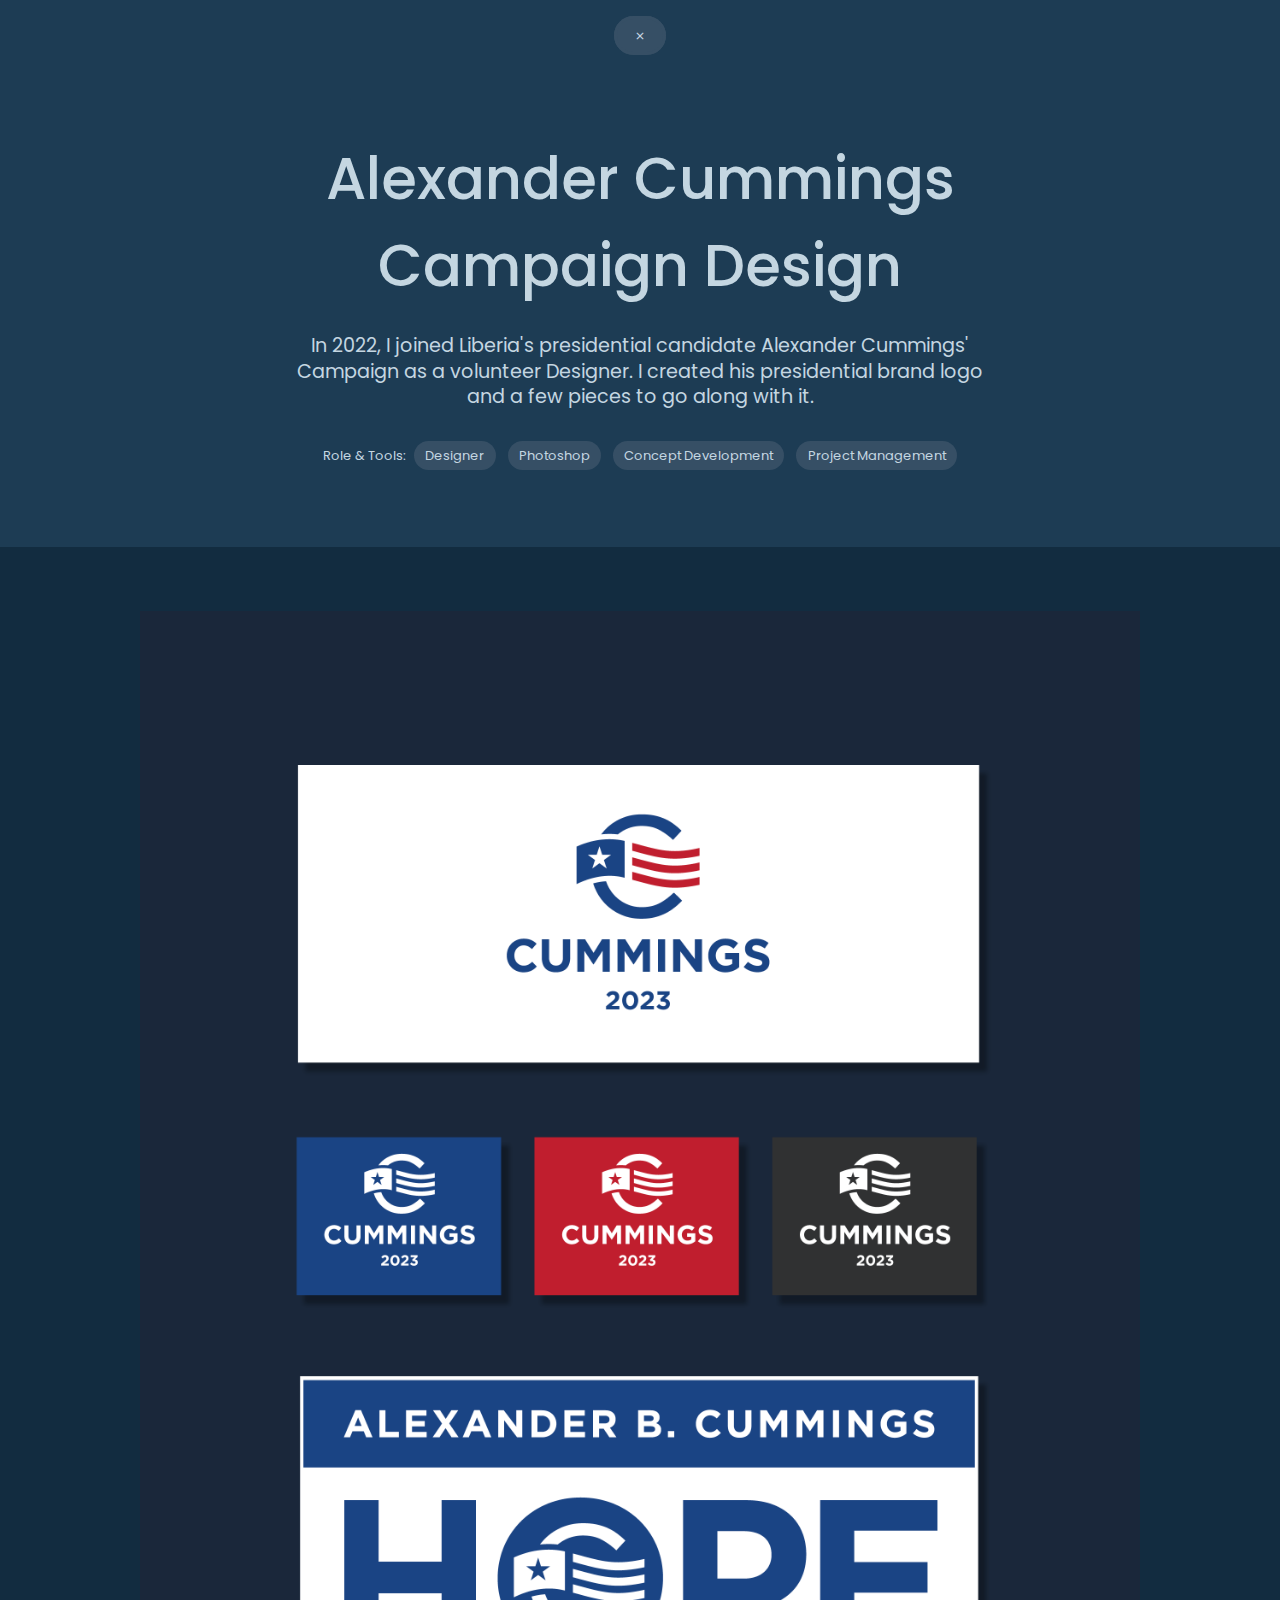
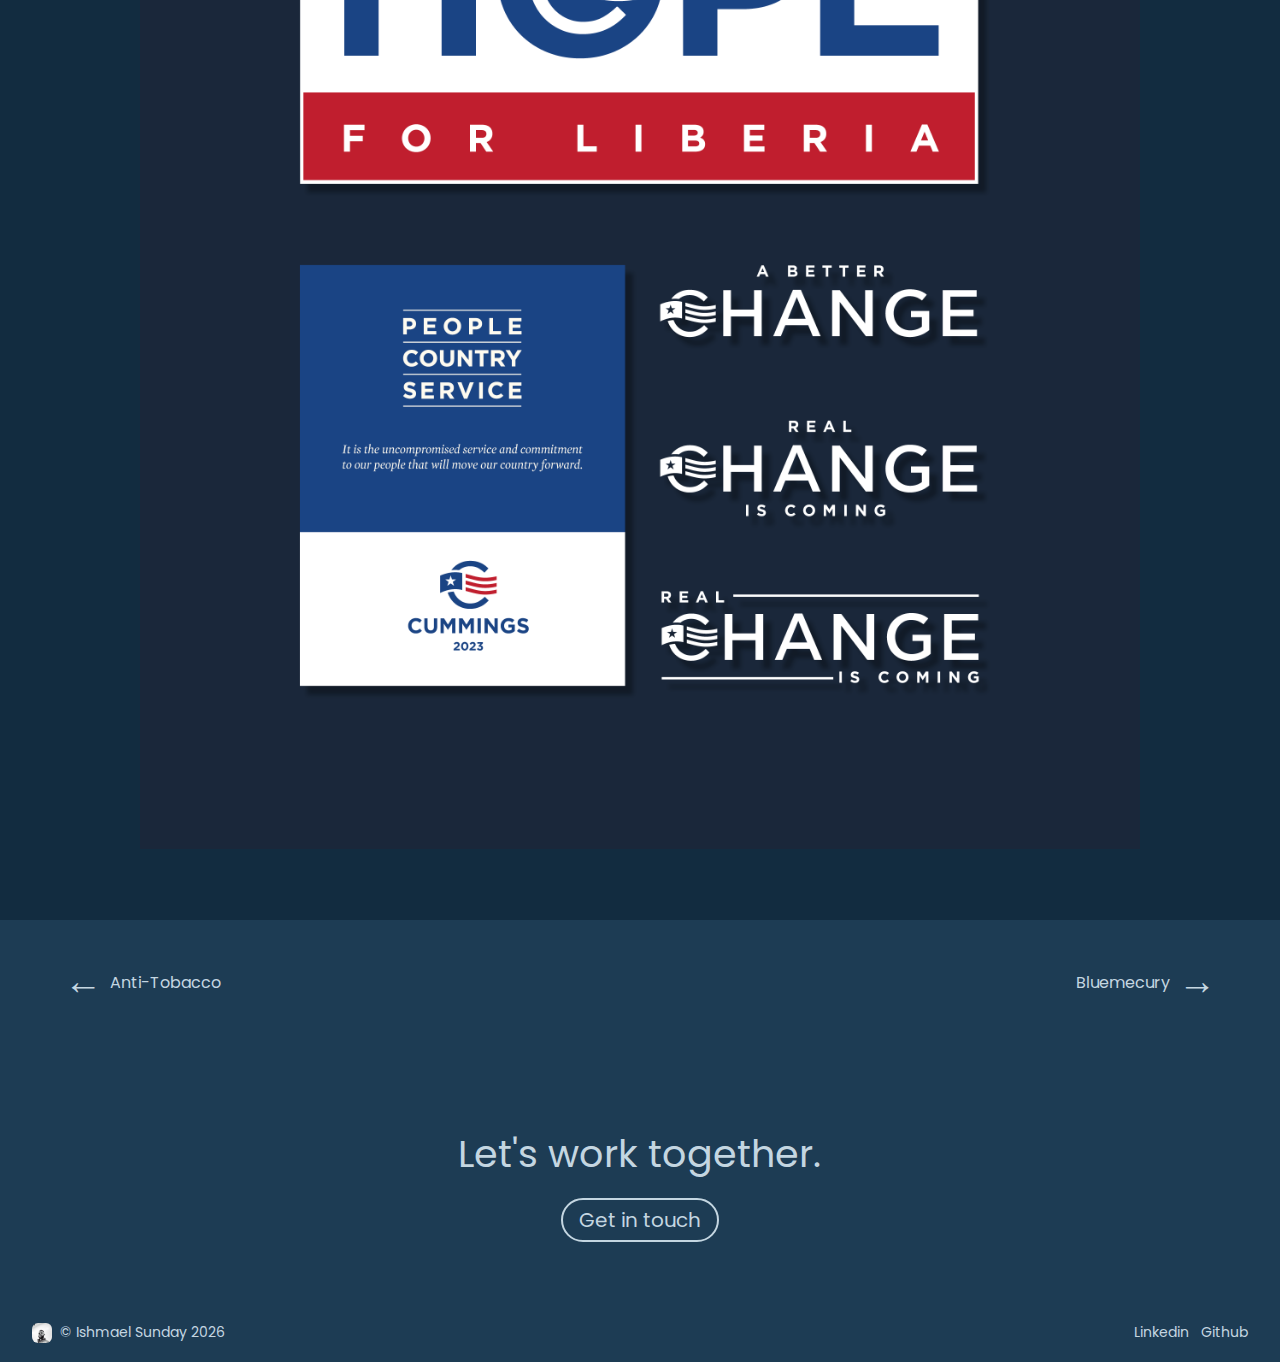
<file: cummings.html>
<!DOCTYPE html>
<html lang="en">

<head>


  <meta charset="UTF-8">
  <title>Ishmael Sunday | Graphic Design Portfolio</title>
  <meta name="description" content="Front End Development and Graphic Design Portfolio">
  <meta name="keywords" content="Front End Development, Graphic Design, Portfolio">
  <meta name="author" content="Ishmael Sunday">
  <meta name="viewport" content="width=device-width, initial-scale=1.0">
  <link rel="stylesheet" href="index.css">
  <link rel="preconnect" href="https://fonts.googleapis.com">
  <link rel="preconnect" href="https://fonts.gstatic.com" crossorigin>
  <link
    href="https://fonts.googleapis.com/css2?family=Poppins:ital,wght@0,100;0,200;0,300;0,400;0,500;0,600;0,700;0,800;0,900;1,100;1,200;1,300;1,400;1,500;1,600;1,700;1,800;1,900&display=swap"
    rel="stylesheet">

  <link rel="stylesheet"
    href="https://fonts.googleapis.com/css2?family=Material+Symbols+Outlined:opsz,wght,FILL,GRAD@20..48,100..700,0..1,-50..200&icon_names=arrow_right_alt" />

  <link rel="stylesheet"
    href="https://fonts.googleapis.com/css2?family=Material+Symbols+Outlined:opsz,wght,FILL,GRAD@20..48,100..700,0..1,-50..200&icon_names=close" />




</head>

<body>

  <header>
    <nav>
      <a href="index.html" class="nav-link material-symbols-outlined">close</a>

    </nav>
  </header>
  <main id="wrapper">
    <section>
      <article>
        <h1 class="main-heading">
          Alexander Cummings Campaign Design
        </h1>
        <p class="project-descrption"> In 2022, I joined Liberia's presidential candidate Alexander Cummings' Campaign
          as
          a volunteer Designer. I created his presidential brand logo and a few pieces to go along with it.</p>
        <p id="expertise-list"><span class="expertise-label">Role & Tools:</span>&nbsp; <span
            class="expertise">Designer</span> &nbsp; <span class="expertise">Photoshop</span> &nbsp; <span
            class="expertise">Concept Development</span> &nbsp; <span class="expertise">Project Management</span></p>
      </article>
    </section>

    <!-- Portfolio Section -->
    <section>
      <article class="project-stage">
        <!-- projects  -->
        <div class="project">
          <img src="images/cummings/Cummings-2023.png" alt="Alexander Cummings campaign design" class="">
        </div>





      </article>
      <article class="project-directory">
        <a href="anti-tobacco.html" class="proj-direct"><span id="arrow">&#8592;
          </span>&nbsp;&nbsp;<span>Anti-Tobacco</span></a>

        <a href="bluemecury.html" class="proj-direct"> <span>Bluemecury </span>&nbsp;&nbsp;<span id="arrow">
            &#8594;</span></a>
      </article>
    </section>


    <!-- Call to Action -->

    <section>
      <article>
        <h2 class="call-to-action">
          Let's work together.<br><a href="mailto:ishmael.design@yahoo.com" id="cta-link">Get in touch</a>
        </h2>
      </article>
    </section>
  </main>
  <footer>
    <div class="footer-flex">
      <div class="copyright">
        <img src="images/ishmael-sunday.jpg" id="footer-logo" alt="Ishmael Sunday logo">
        <p>&copy; Ishmael Sunday <span id="year"></span></p>
      </div>
      <div class="social-links">
        <a href="https://linkedin.com/in/ishmael-sunday" class="social-link">Linkedin</a>&nbsp;&nbsp;
        <a href="https://github.com/okayishmael" class="social-link">Github</a>
      </div>
    </div>
  </footer>

  <script src="index.js"></script>
</body>

</html>
</file>
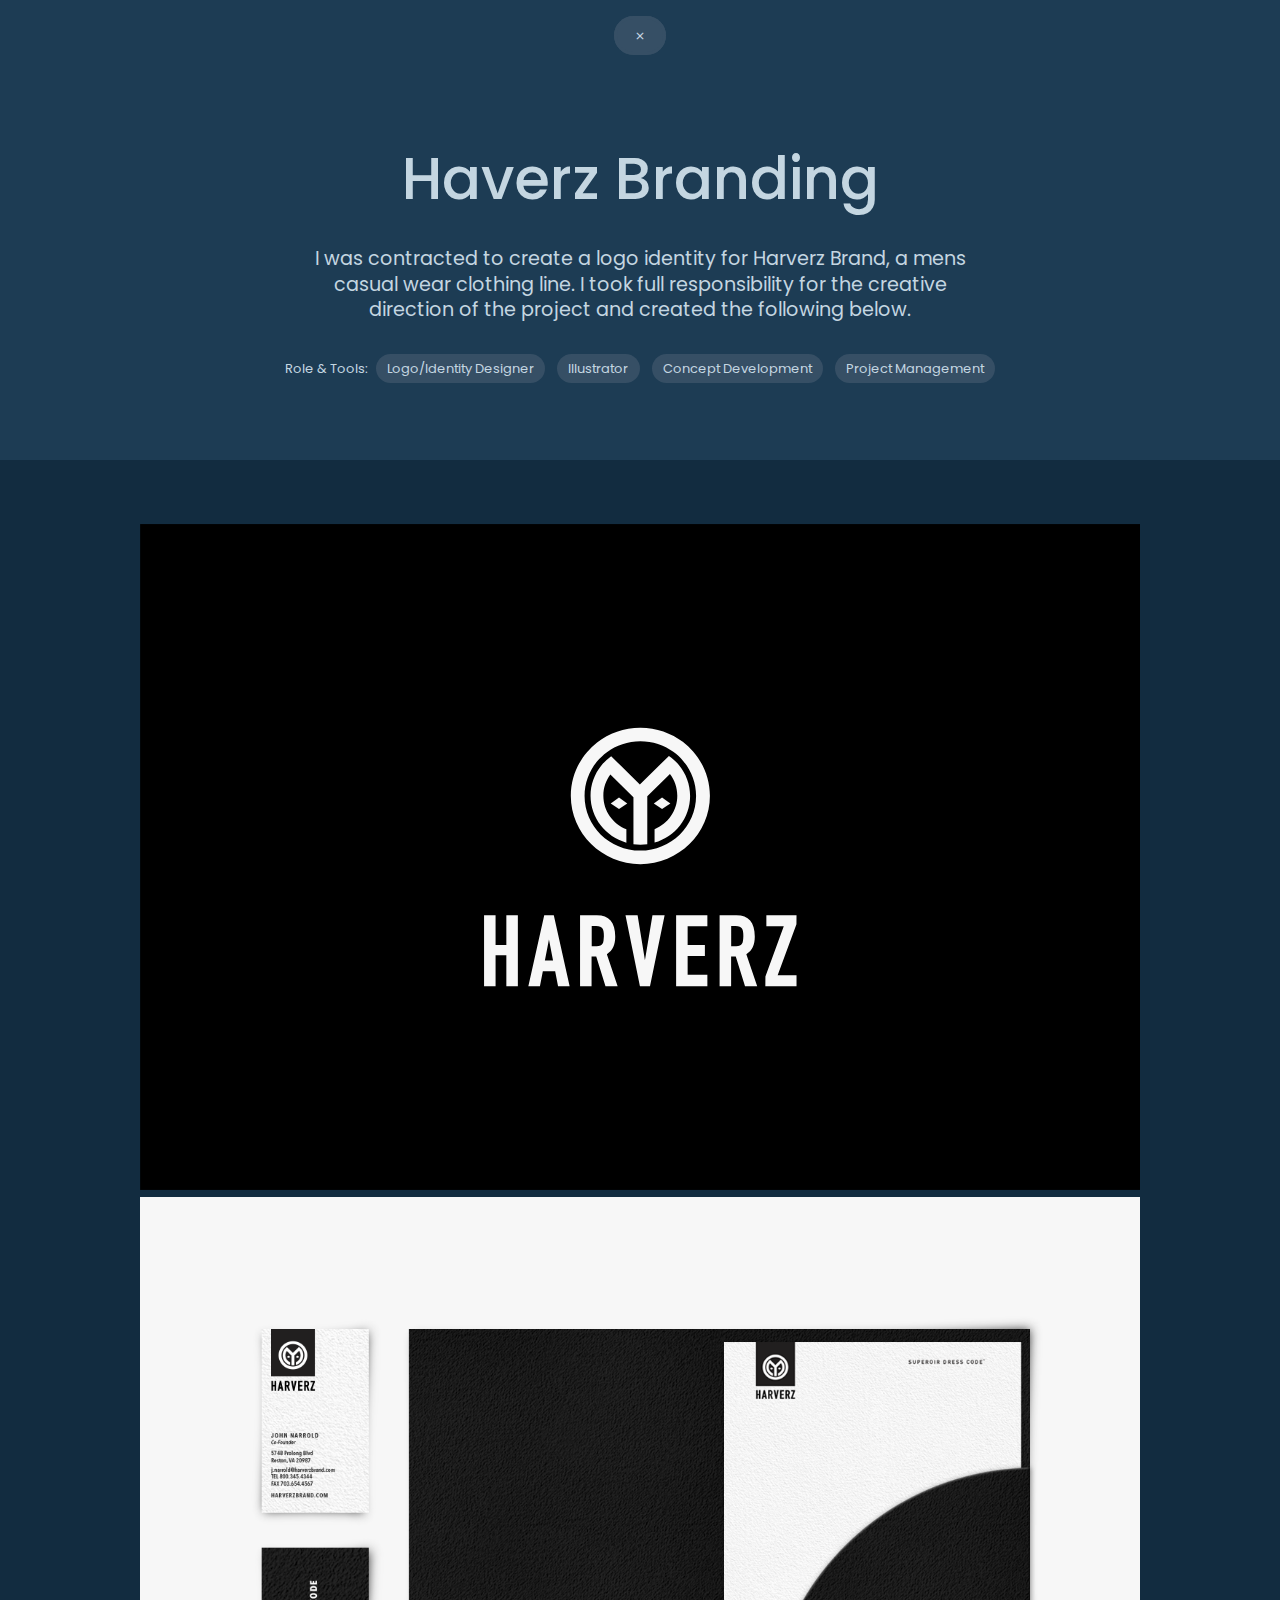
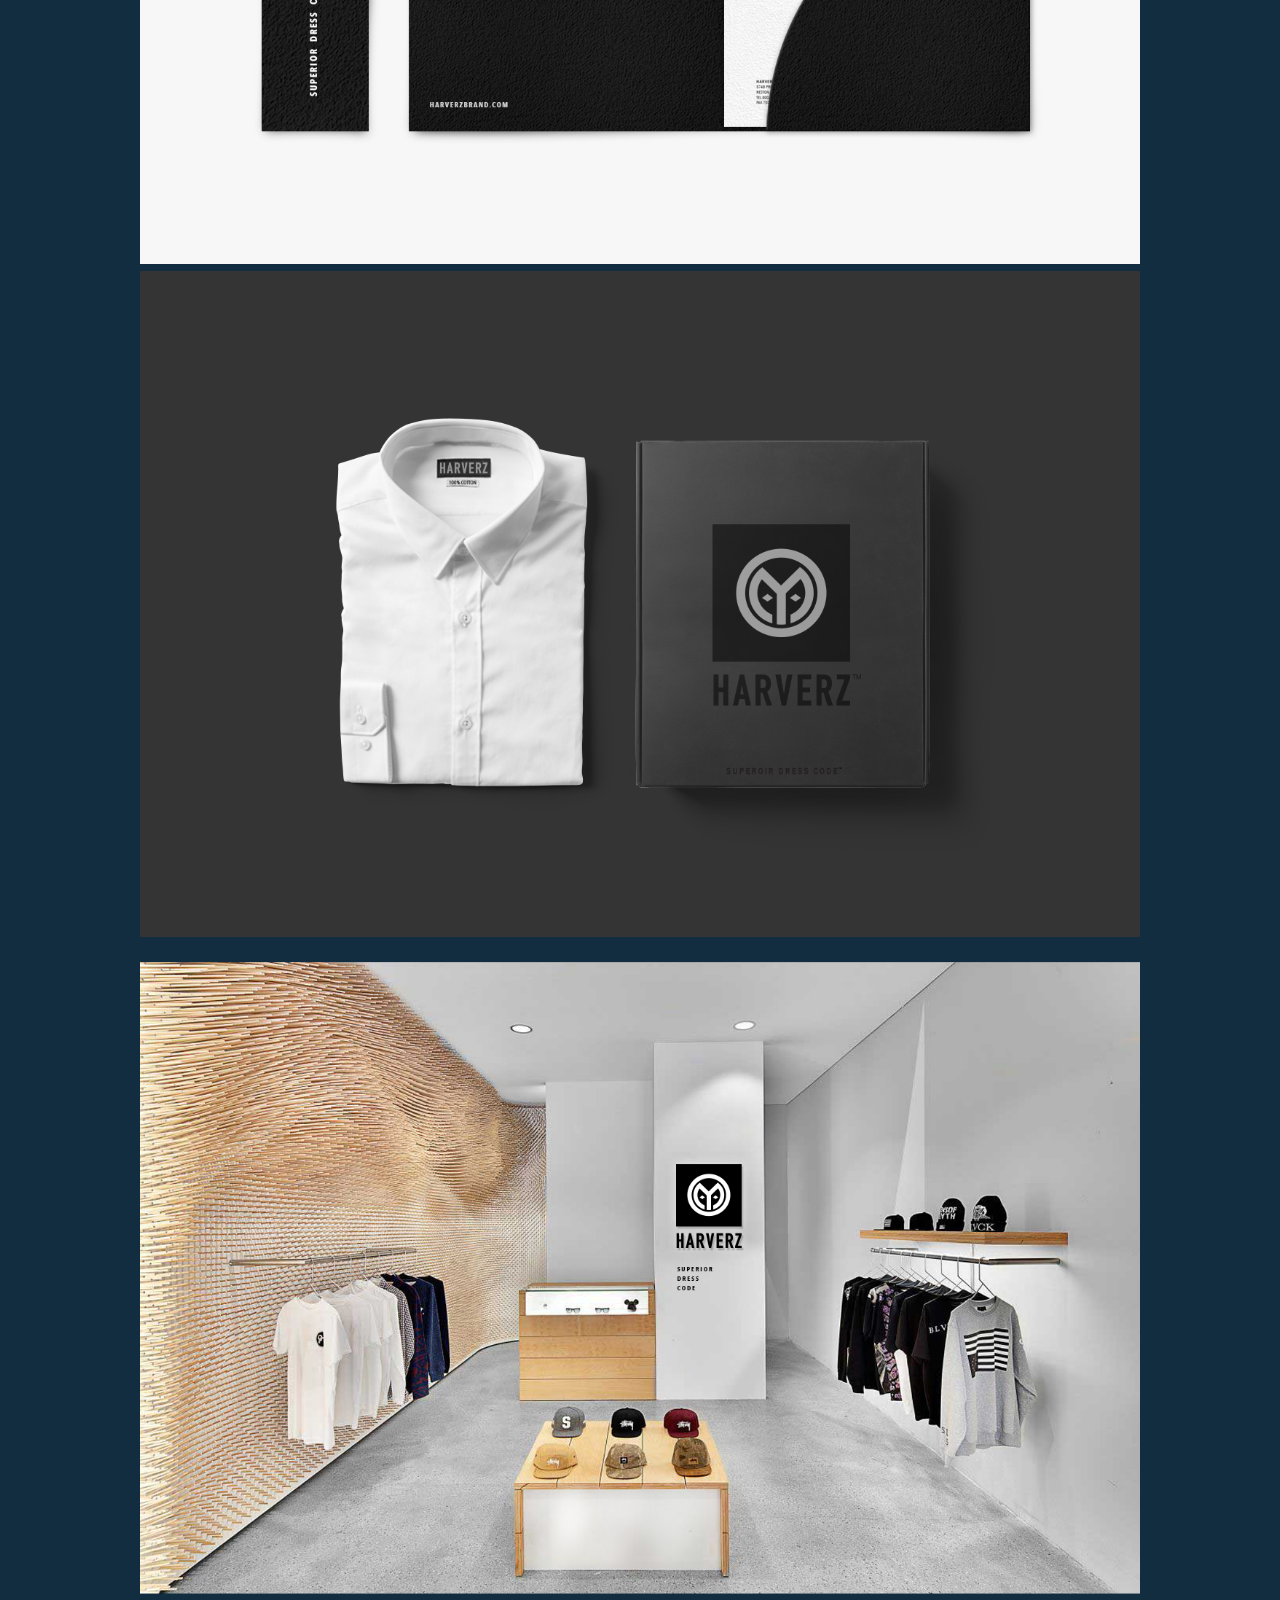
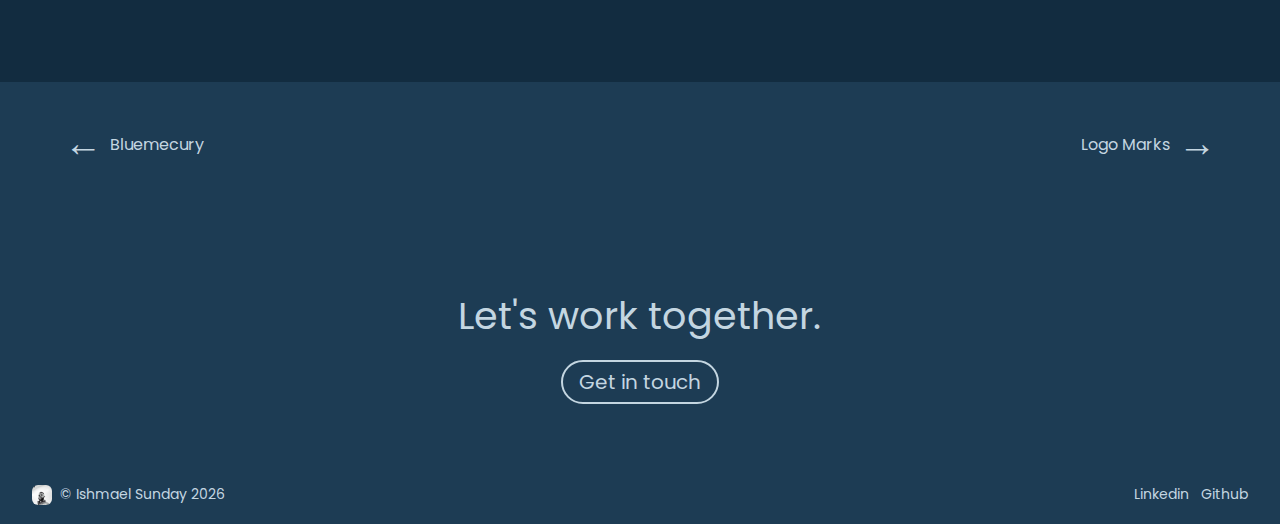
<file: harverz.html>
<!DOCTYPE html>
<html lang="en">

<head>


  <meta charset="UTF-8">
  <title>Ishmael Sunday | Graphic Design Portfolio</title>
  <meta name="description" content="Front End Development and Graphic Design Portfolio">
  <meta name="keywords" content="Front End Development, Graphic Design, Portfolio">
  <meta name="author" content="Ishmael Sunday">

  <meta name="viewport" content="width=device-width, initial-scale=1.0">
  <link rel="stylesheet" href="index.css">
  <link rel="preconnect" href="https://fonts.googleapis.com">
  <link rel="preconnect" href="https://fonts.gstatic.com" crossorigin>
  <link
    href="https://fonts.googleapis.com/css2?family=Poppins:ital,wght@0,100;0,200;0,300;0,400;0,500;0,600;0,700;0,800;0,900;1,100;1,200;1,300;1,400;1,500;1,600;1,700;1,800;1,900&display=swap"
    rel="stylesheet">

  <link rel="stylesheet"
    href="https://fonts.googleapis.com/css2?family=Material+Symbols+Outlined:opsz,wght,FILL,GRAD@20..48,100..700,0..1,-50..200&icon_names=arrow_right_alt" />

  <link rel="stylesheet"
    href="https://fonts.googleapis.com/css2?family=Material+Symbols+Outlined:opsz,wght,FILL,GRAD@20..48,100..700,0..1,-50..200&icon_names=close" />




</head>

<body>

  <header>
    <nav>
      <a href="index.html" class="nav-link material-symbols-outlined">close</a>

    </nav>
  </header>
  <main id="wrapper">
    <section>
      <article>
        <h1 class="main-heading">
          Haverz Branding
        </h1>
        <p class="project-descrption">I was contracted to create a logo identity for Harverz Brand, a mens casual wear
          clothing line. I took full responsibility for the creative direction of the project and created the following
          below.</p>
        <p id="expertise-list"><span class="expertise-label">Role & Tools:</span>&nbsp; <span class="expertise">
            Logo/Identity Designer</span> &nbsp; <span class="expertise">Illustrator</span> &nbsp; <span
            class="expertise">Concept Development</span> &nbsp; <span class="expertise">Project Management</span></p>
      </article>
    </section>

    <!-- Portfolio Section -->
    <section>
      <article class="project-stage">
        <!-- projects  -->
        <div class="project">
          <img src="images/harverz/harverz-1373x915.svg" alt="Harverz official logo" class="">
        </div>


        <div class="project">
          <img src="images/harverz/corperate.png" alt="Harverz corperate collerals" class="">
        </div>

        <div class="project">
          <img src="images/harverz/product.png" alt="Harverz product packaging" class="">
        </div>

        <div class="project">
          <img src="images/harverz/store-mockup.png" alt="Harverz store layout" class="">
        </div>




      </article>
      <article class="project-directory">
        <a href="bluemecury.html" class="proj-direct"><span id="arrow">&#8592;
          </span>&nbsp;&nbsp;<span>Bluemecury</span></a>

        <a href="logos.html" class="proj-direct"> <span>Logo Marks</span>&nbsp;&nbsp;<span id="arrow">
            &#8594;</span></a>
      </article>
    </section>


    <!-- Call to Action -->

    <section>
      <article>
        <h2 class="call-to-action">
          Let's work together.<br><a href="mailto:ishmael.design@yahoo.com" id="cta-link">Get in touch</a>
        </h2>
      </article>
    </section>
  </main>
  <footer>
    <div class="footer-flex">
      <div class="copyright">
        <img src="images/ishmael-sunday.jpg" id="footer-logo" alt="Ishmael Sunday logo">
        <p>&copy; Ishmael Sunday <span id="year"></span></p>
      </div>
      <div class="social-links">
        <a href="https://linkedin.com/in/ishmael-sunday" class="social-link">Linkedin</a>&nbsp;&nbsp;
        <a href="https://github.com/okayishmael" class="social-link">Github</a>
      </div>
    </div>
  </footer>

  <script src="index.js"></script>
</body>

</html>
</file>
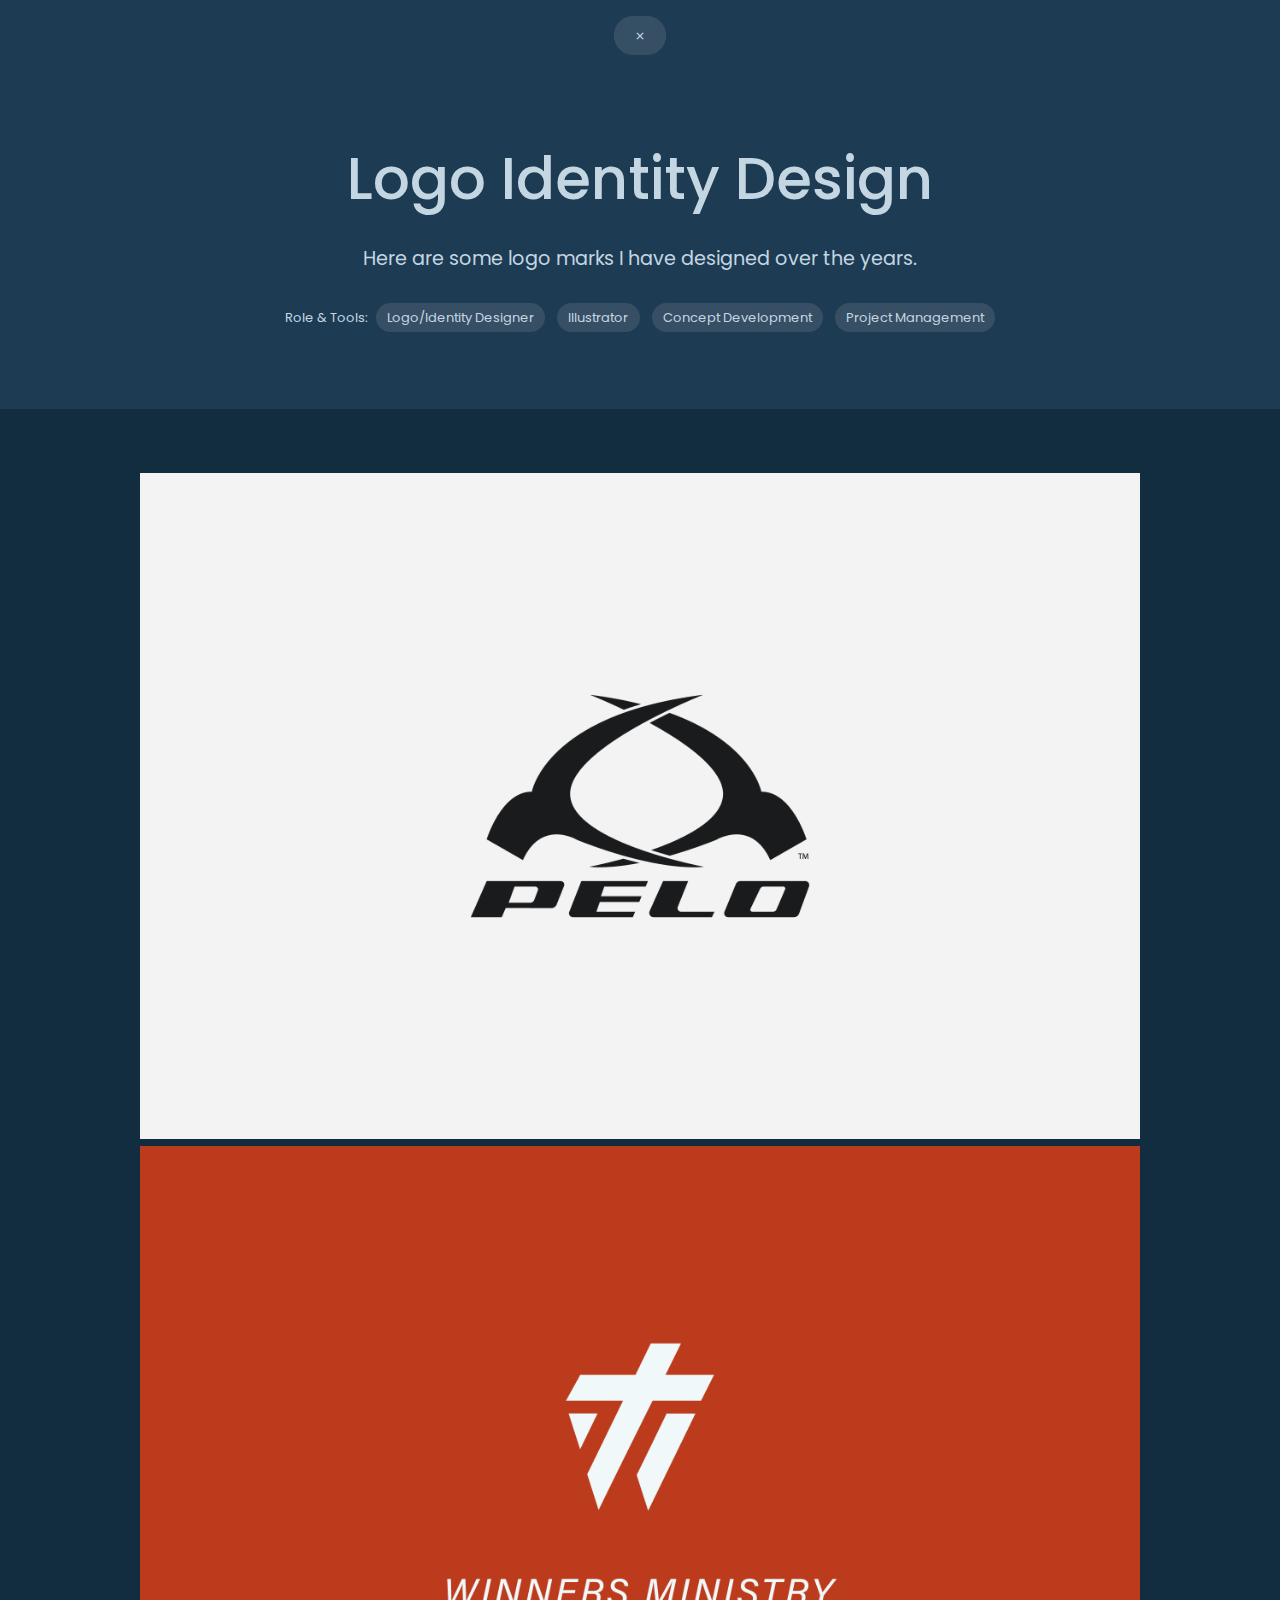
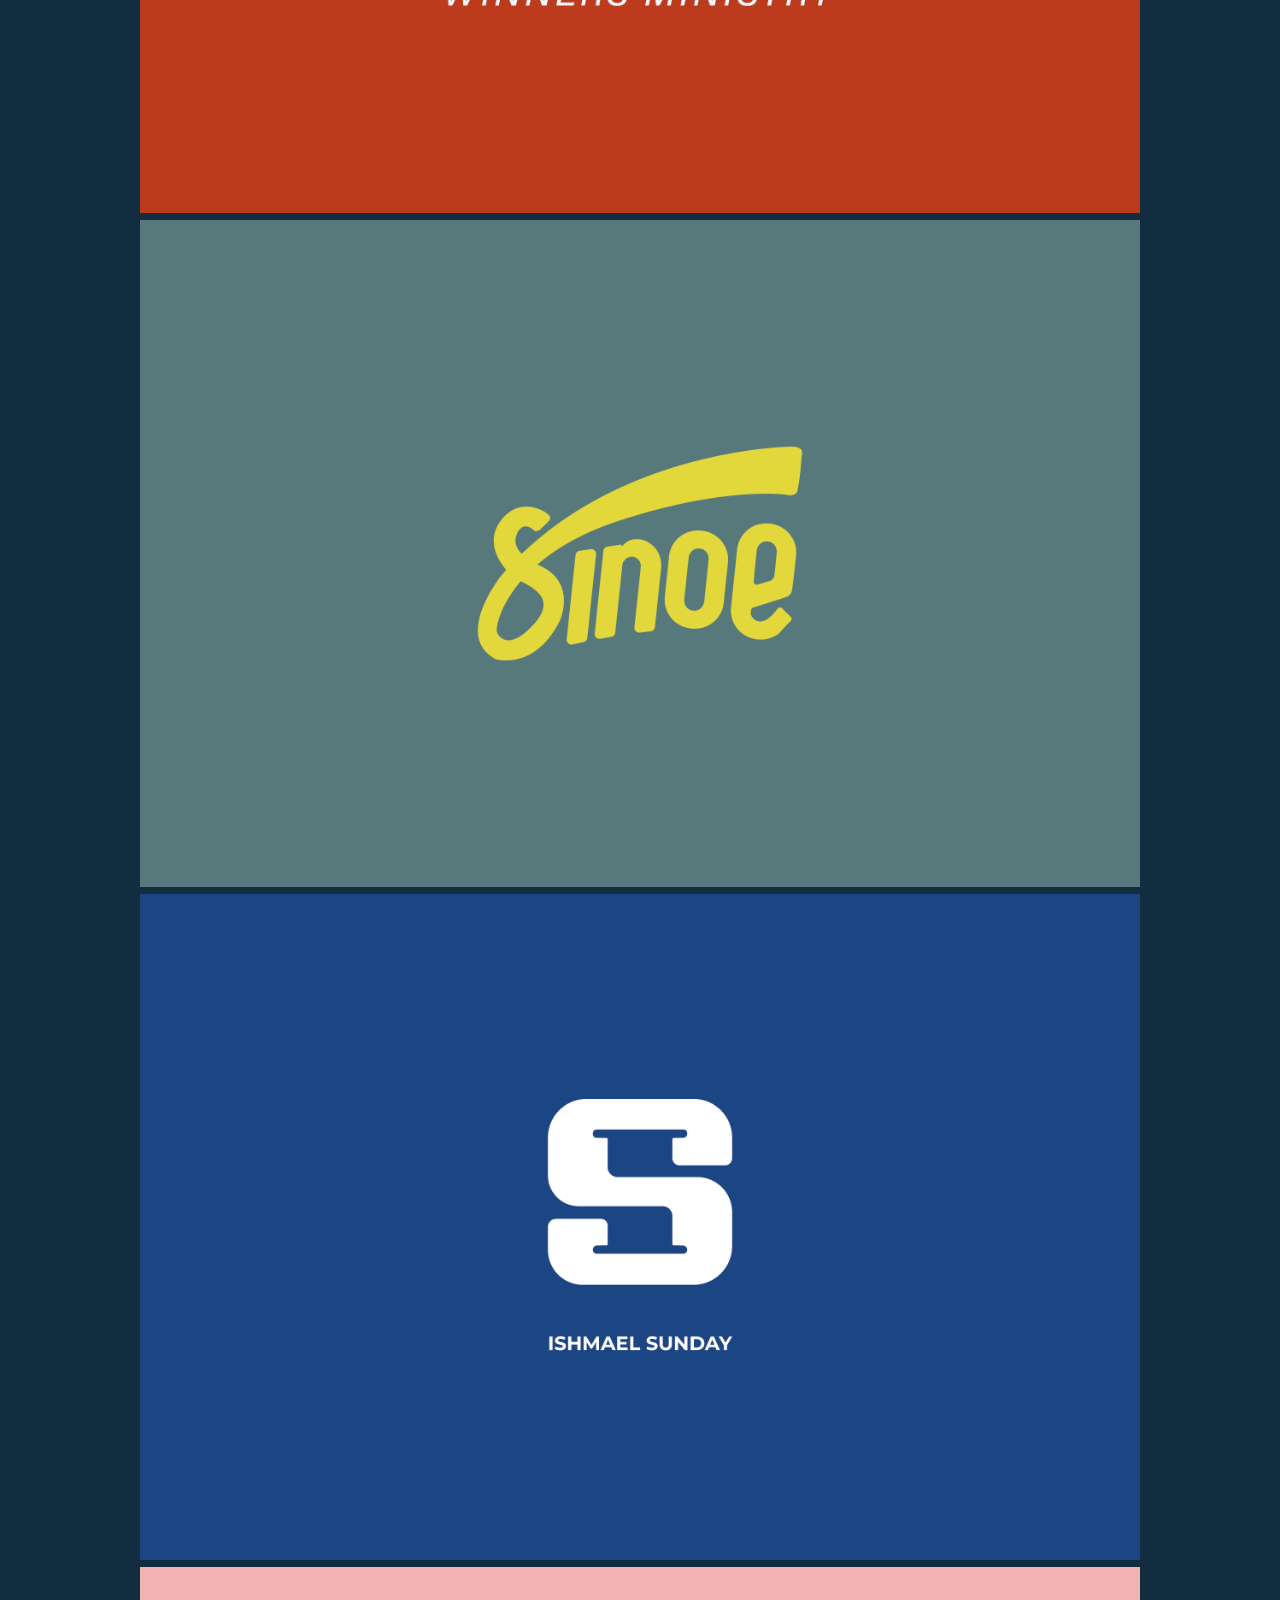
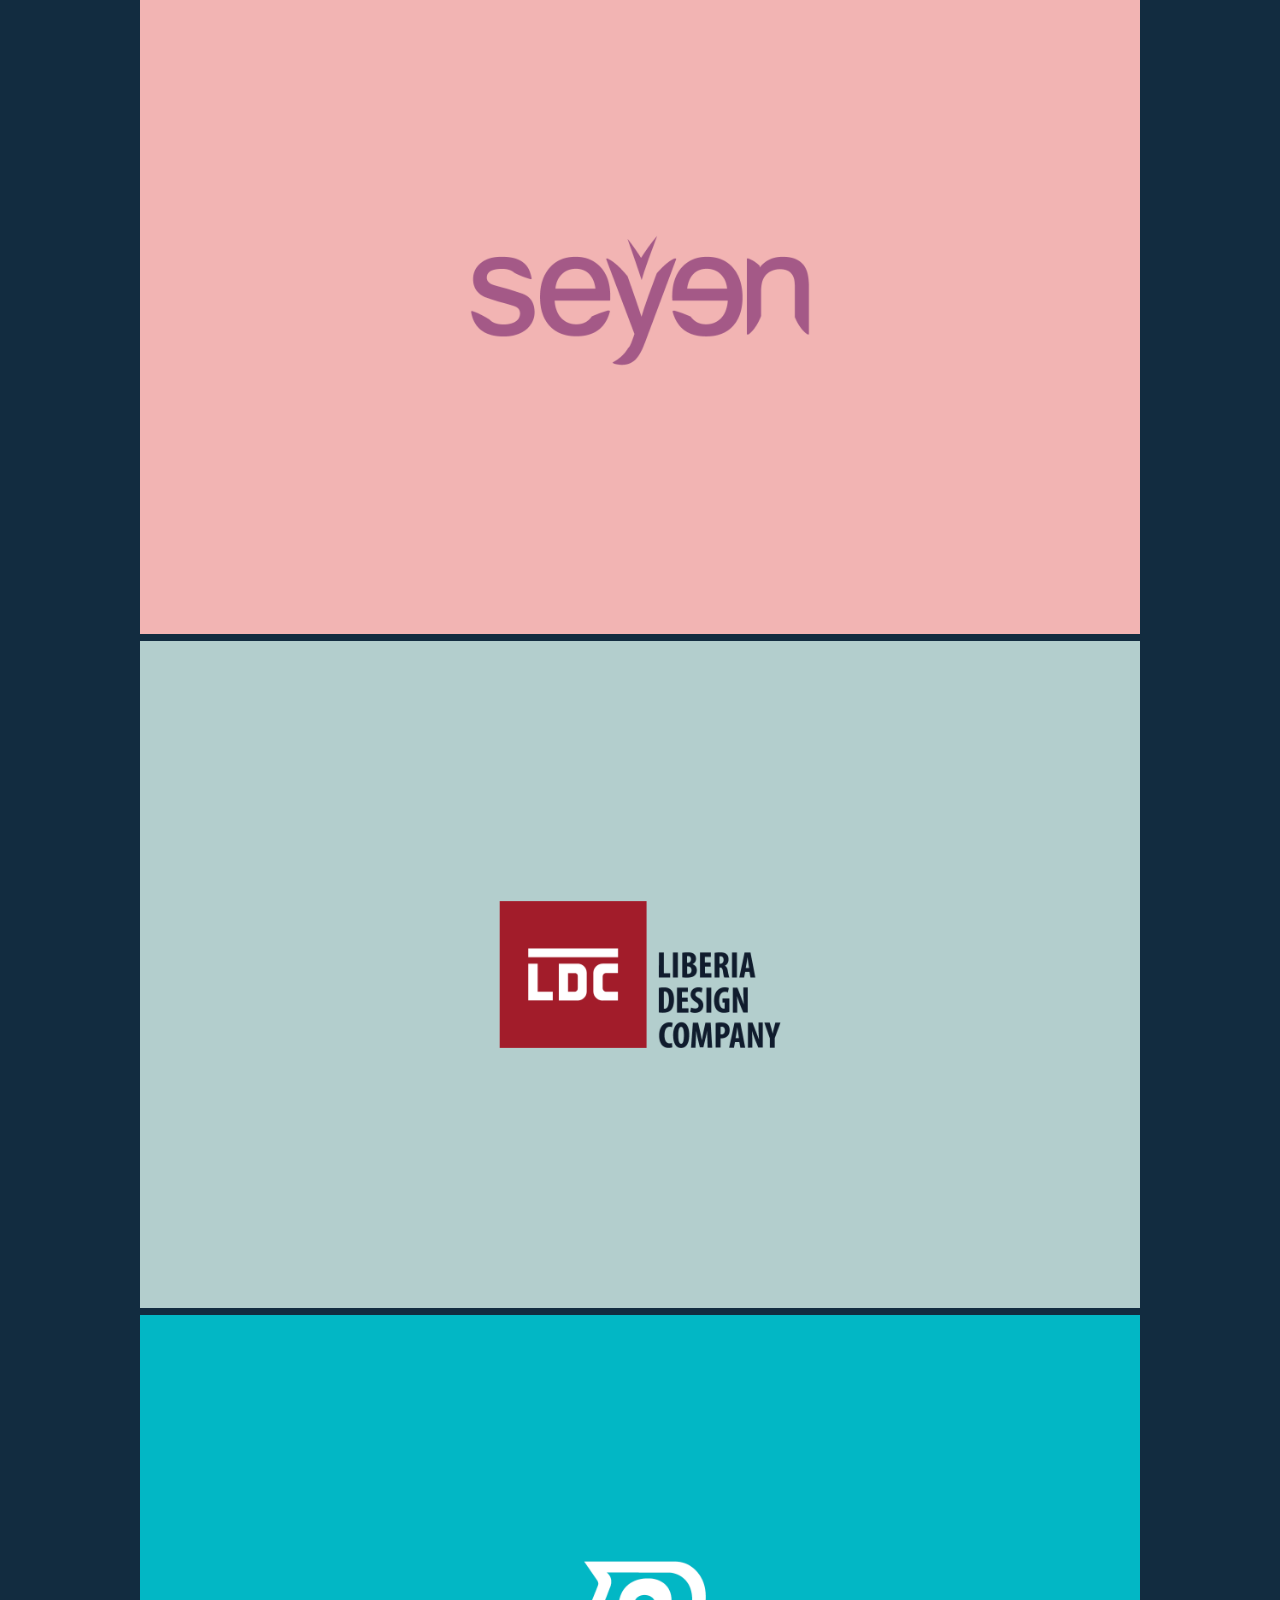
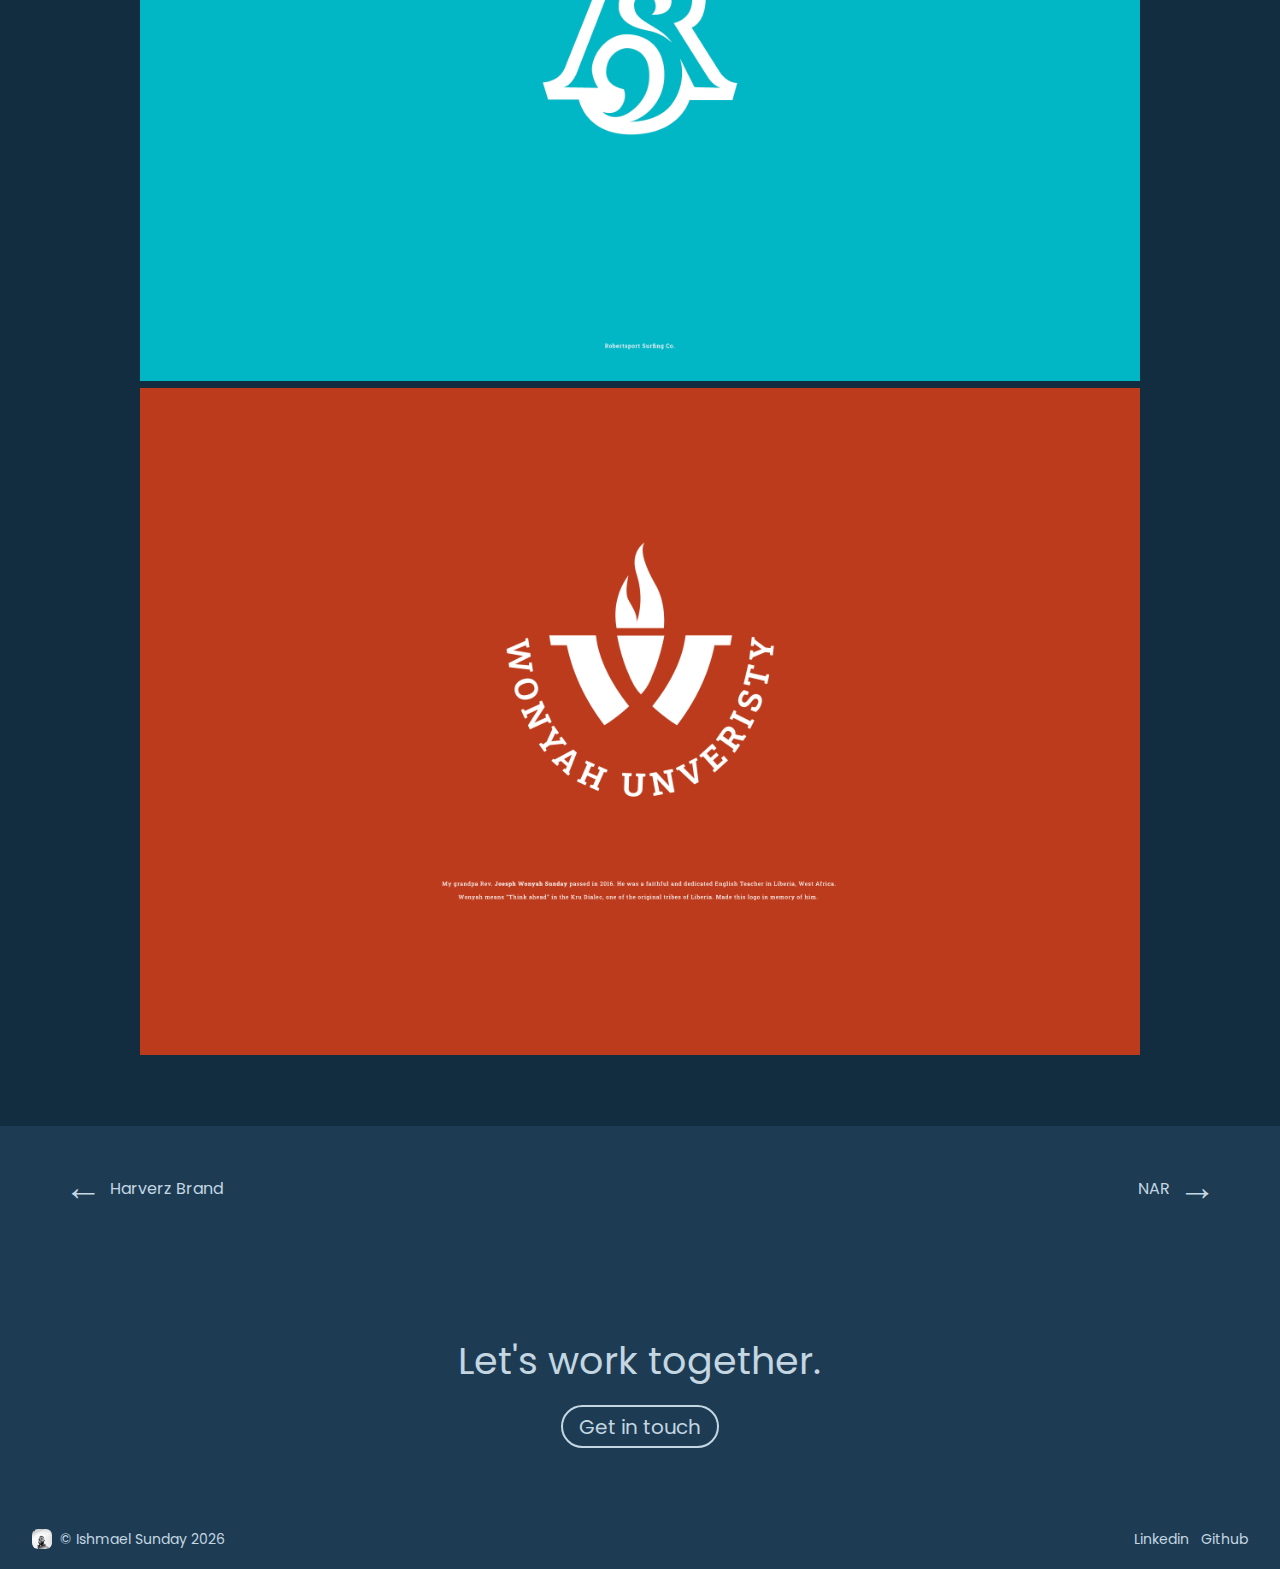
<file: logos.html>
<!DOCTYPE html>
<html lang="en">

<head>


  <meta charset="UTF-8">
  <title>Ishmael Sunday | Graphic Design Portfolio</title>
  <meta name="description" content="Front End Development and Graphic Design Portfolio">
  <meta name="keywords" content="Front End Development, Graphic Design, Portfolio">
  <meta name="author" content="Ishmael Sunday">

  <meta name="viewport" content="width=device-width, initial-scale=1.0">
  <link rel="stylesheet" href="index.css">
  <link rel="preconnect" href="https://fonts.googleapis.com">
  <link rel="preconnect" href="https://fonts.gstatic.com" crossorigin>
  <link
    href="https://fonts.googleapis.com/css2?family=Poppins:ital,wght@0,100;0,200;0,300;0,400;0,500;0,600;0,700;0,800;0,900;1,100;1,200;1,300;1,400;1,500;1,600;1,700;1,800;1,900&display=swap"
    rel="stylesheet">

  <link rel="stylesheet"
    href="https://fonts.googleapis.com/css2?family=Material+Symbols+Outlined:opsz,wght,FILL,GRAD@20..48,100..700,0..1,-50..200&icon_names=arrow_right_alt" />

  <link rel="stylesheet"
    href="https://fonts.googleapis.com/css2?family=Material+Symbols+Outlined:opsz,wght,FILL,GRAD@20..48,100..700,0..1,-50..200&icon_names=close" />




</head>

<body>

  <header>
    <nav>
      <a href="index.html" class="nav-link material-symbols-outlined">close</a>

    </nav>
  </header>
  <main id="wrapper">
    <section>
      <article>
        <h1 class="main-heading">
          Logo Identity Design
        </h1>
        <p class="project-descrption">Here are some logo marks I have designed over the years.</p>
        <p id="expertise-list"><span class="expertise-label">Role & Tools:</span>&nbsp; <span class="expertise">
            Logo/Identity Designer</span> &nbsp; <span class="expertise">Illustrator</span> &nbsp; <span
            class="expertise">Concept Development</span> &nbsp; <span class="expertise">Project Management</span></p>
      </article>
    </section>

    <!-- Portfolio Section -->
    <section>
      <article class="project-stage">
        <!-- projects  -->



        <div class="project">
          <img src="images/logoMarks/pelo-sportwear.png" alt="Pelo Sportwear logo" class="">
        </div>

        <div class="project">
          <img src="images/logoMarks/winners-ministry.png" alt="Winners Minstry logo" class="">
        </div>

        <div class="project">
          <img src="images/logoMarks/sinoe.png" alt="Sinoe Logo" class="">
        </div>

        <div class="project">
          <img src="images/logoMarks/ishmael-sunday-new-logo.png" alt="Ishmael Sunday logo" class="">
        </div>

        <div class="project">
          <img src="images/logoMarks/seyen.png" alt="Seyen Logo" class="">
        </div>

        <div class="project">
          <img src="images/logoMarks/liberia-design-company.png" alt="Liberia Design Company Logo" class="">
        </div>

        <div class="project">
          <img src="images/logoMarks/robertsport-Surfing-company.png" alt="Robertsport Surfing Company logo" class="">
        </div>

        <div class="project">
          <img src="images/logoMarks/wonyah-University.png" alt="Wonyah University logo" class="">
        </div>


      </article>
      <article class="project-directory">
        <a href="harverz.html" class="proj-direct"><span id="arrow">&#8592; </span>&nbsp;&nbsp;<span>Harverz
            Brand</span></a>

        <a href="nar.html" class="proj-direct"> <span>NAR</span>&nbsp;&nbsp;<span id="arrow"> &#8594;</span></a>
      </article>
    </section>


    <!-- Call to Action -->

    <section>
      <article>
        <h2 class="call-to-action">
          Let's work together.<br><a href="mailto:ishmael.design@yahoo.com" id="cta-link">Get in touch</a>
        </h2>
      </article>
    </section>
  </main>
  <footer>
    <div class="footer-flex">
      <div class="copyright">
        <img src="images/ishmael-sunday.jpg" id="footer-logo" alt="Ishmael Sunday logo">
        <p>&copy; Ishmael Sunday <span id="year"></span></p>
      </div>
      <div class="social-links">
        <a href="https://linkedin.com/in/ishmael-sunday" class="social-link">Linkedin</a>&nbsp;&nbsp;
        <a href="https://github.com/okayishmael" class="social-link">Github</a>
      </div>
    </div>
  </footer>

  <script src="index.js"></script>
</body>

</html>
</file>
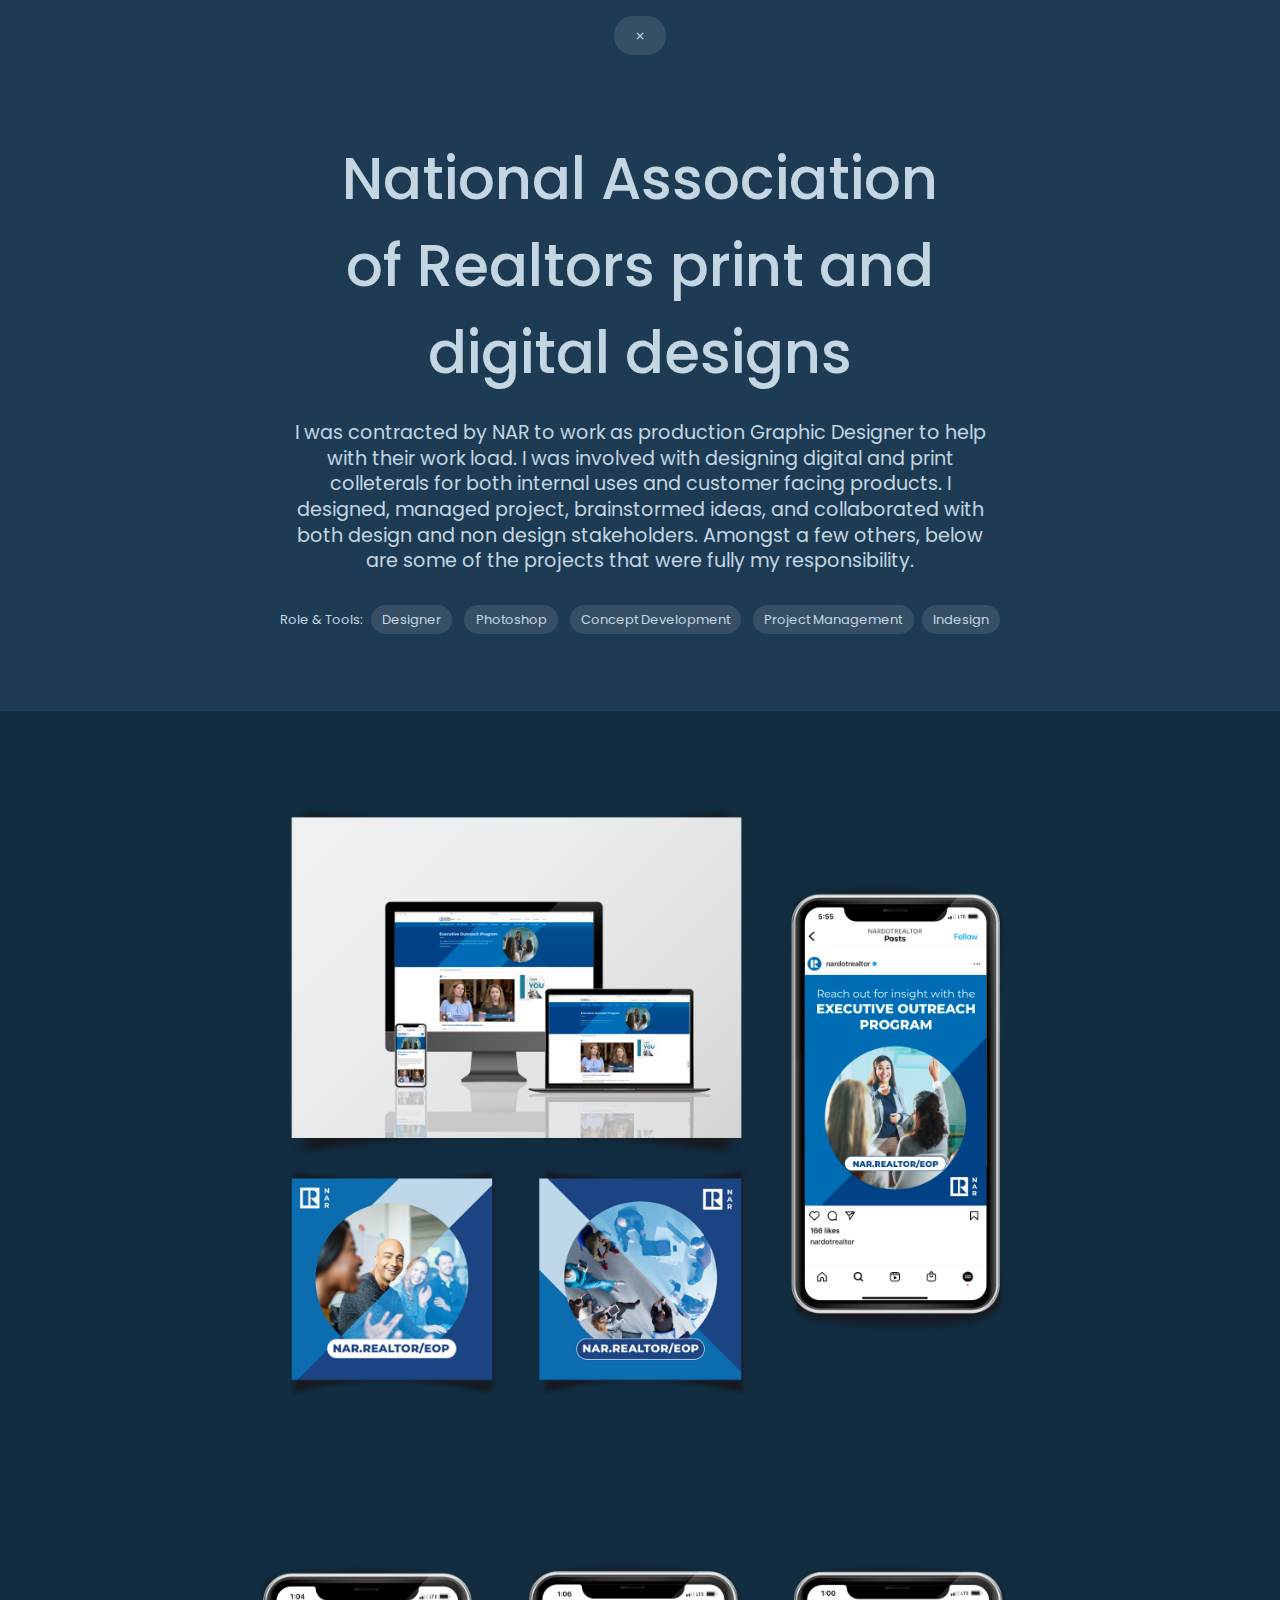
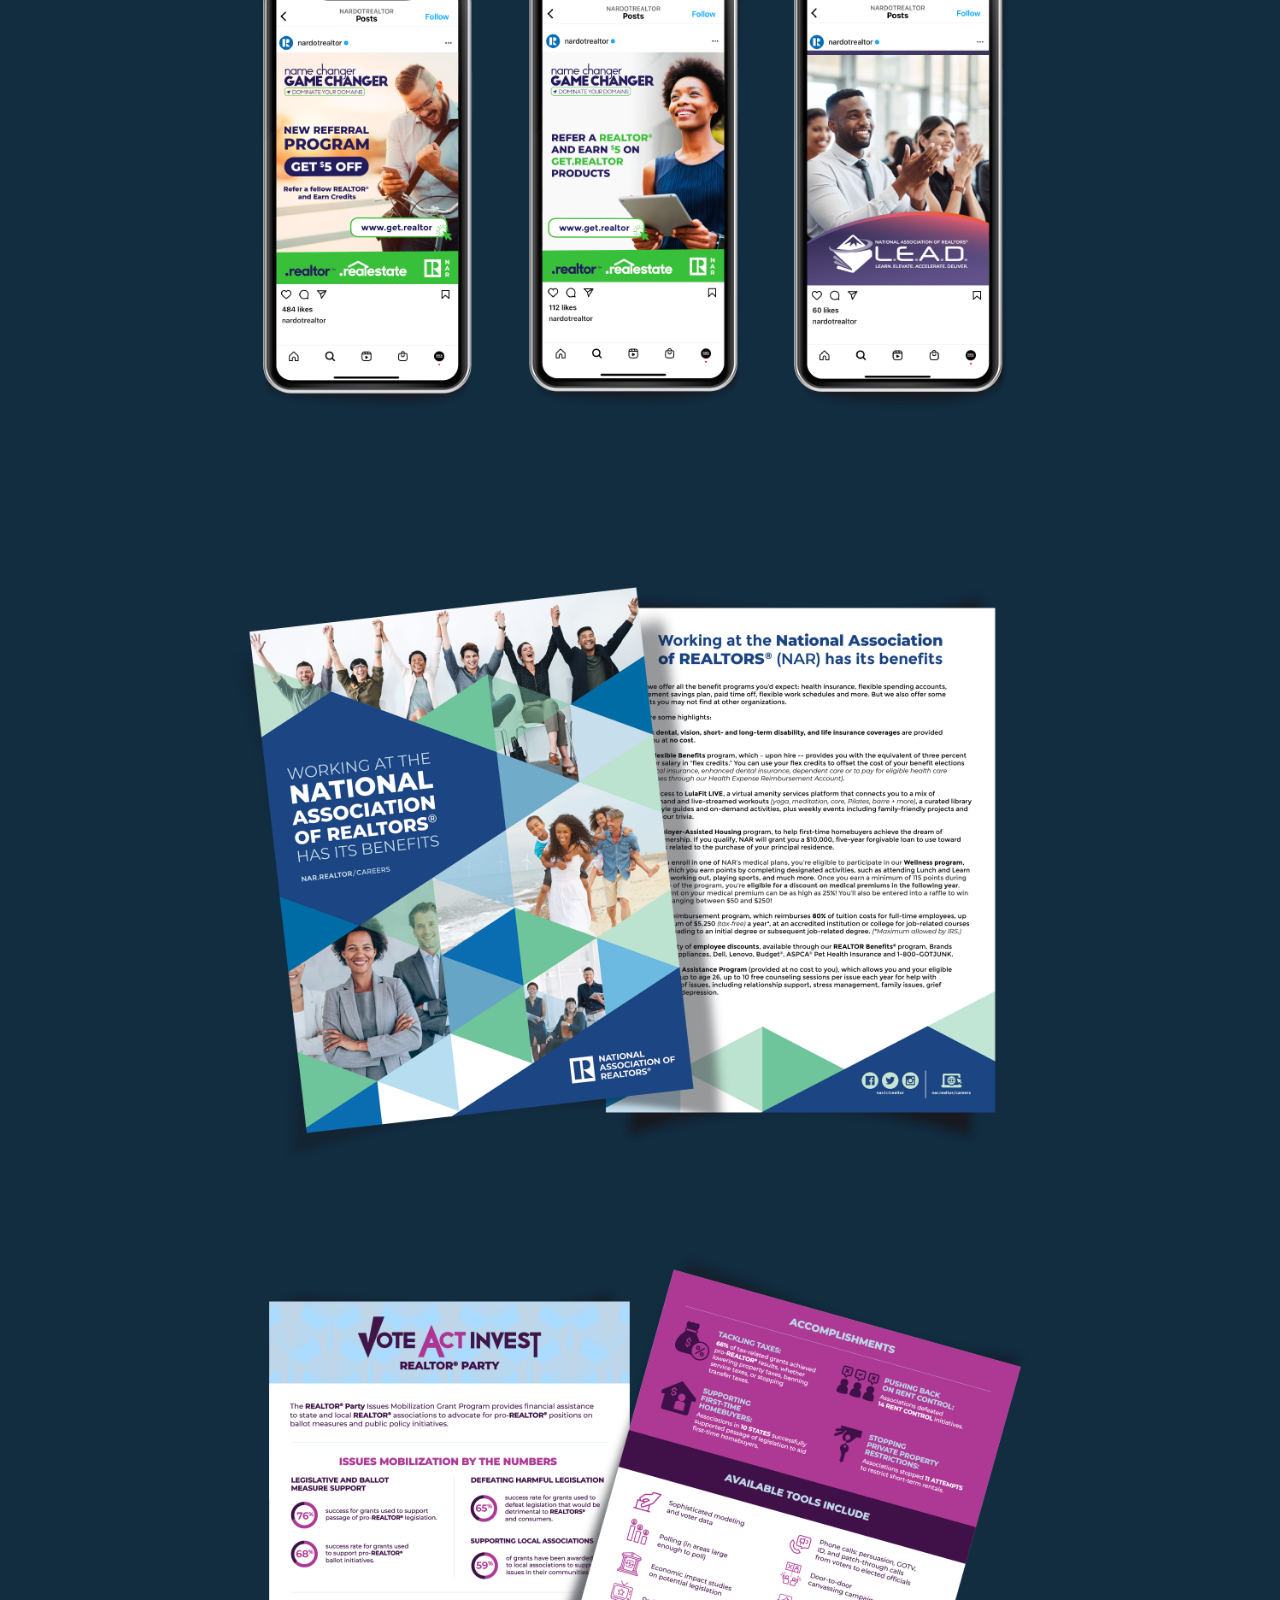
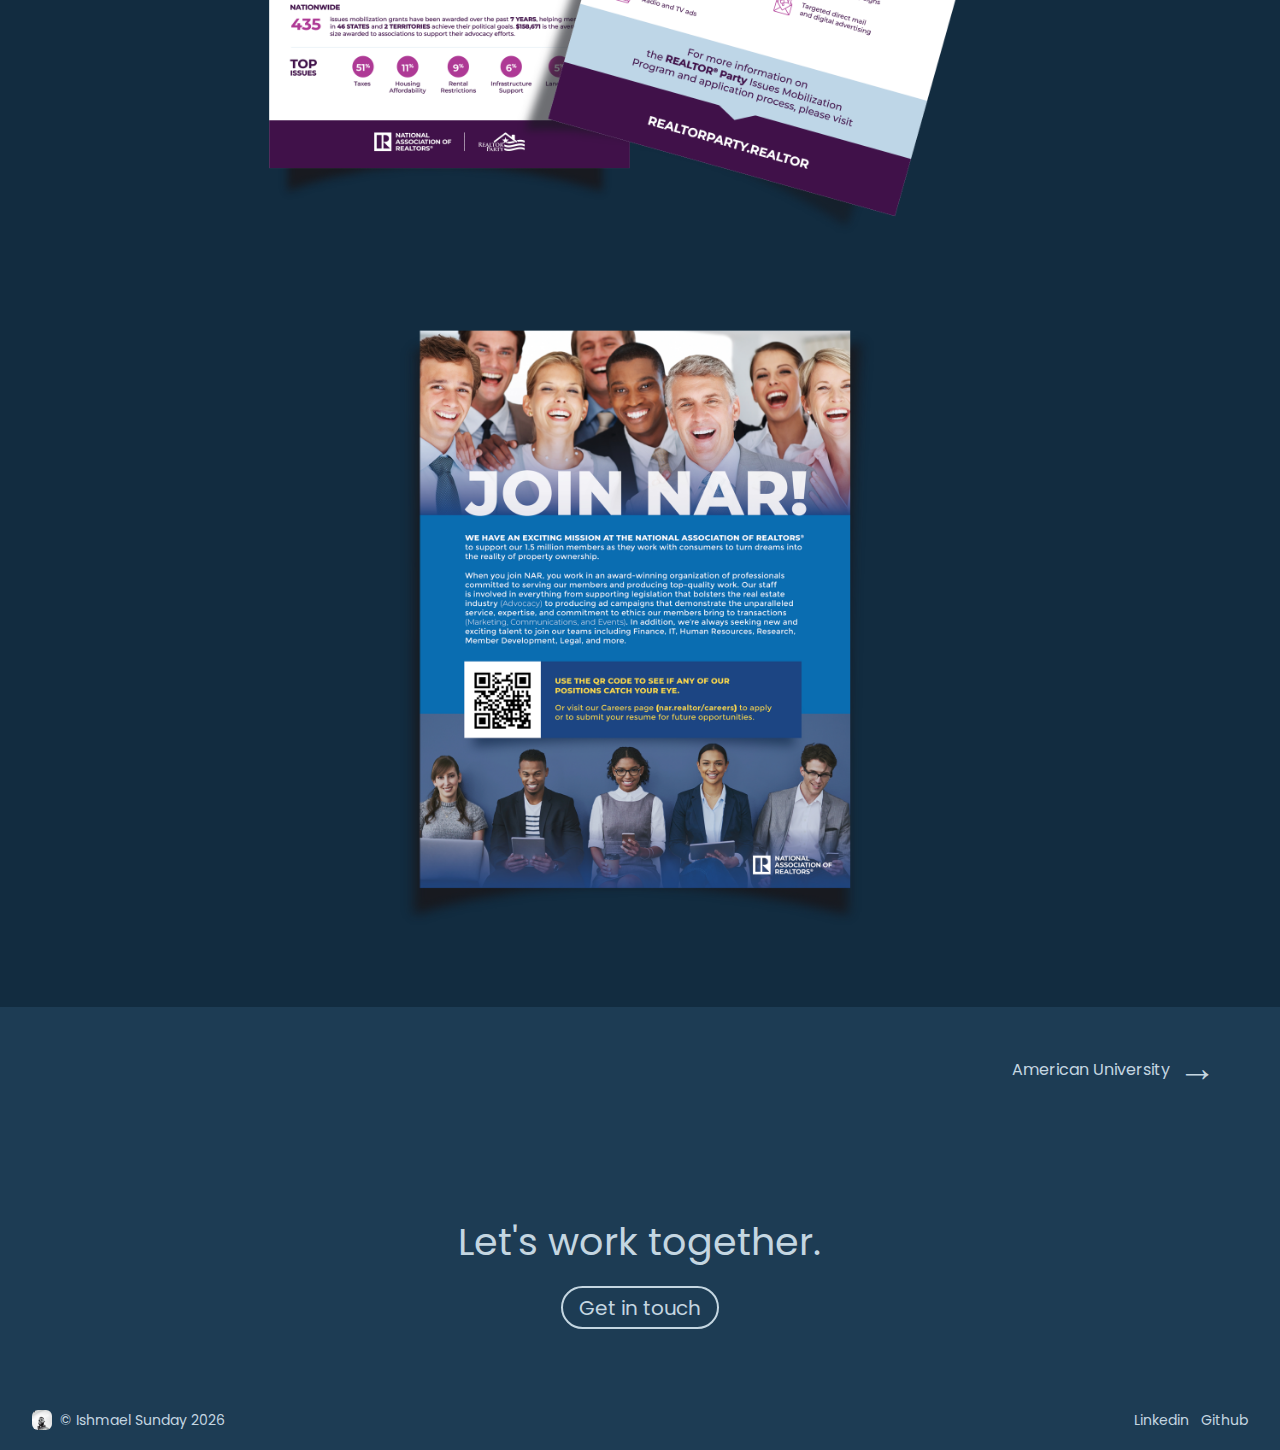
<file: nar.html>
<!DOCTYPE html>
<html lang="en">

<head>


  <meta charset="UTF-8">
  <title>Ishmael Sunday | Graphic Design Portfolio</title>
  <meta name="description" content="Front End Development and Graphic Design Portfolio">
  <meta name="keywords" content="Front End Development, Graphic Design, Portfolio">
  <meta name="author" content="Ishmael Sunday">

  <meta name="viewport" content="width=device-width, initial-scale=1.0">
  <link rel="stylesheet" href="index.css">
  <link rel="preconnect" href="https://fonts.googleapis.com">
  <link rel="preconnect" href="https://fonts.gstatic.com" crossorigin>
  <link
    href="https://fonts.googleapis.com/css2?family=Poppins:ital,wght@0,100;0,200;0,300;0,400;0,500;0,600;0,700;0,800;0,900;1,100;1,200;1,300;1,400;1,500;1,600;1,700;1,800;1,900&display=swap"
    rel="stylesheet">

  <link rel="stylesheet"
    href="https://fonts.googleapis.com/css2?family=Material+Symbols+Outlined:opsz,wght,FILL,GRAD@20..48,100..700,0..1,-50..200&icon_names=arrow_right_alt" />

  <link rel="stylesheet"
    href="https://fonts.googleapis.com/css2?family=Material+Symbols+Outlined:opsz,wght,FILL,GRAD@20..48,100..700,0..1,-50..200&icon_names=close" />




</head>

<body>

  <header>
    <nav>
      <a href="index.html" class="nav-link material-symbols-outlined">close</a>

    </nav>
  </header>
  <main id="wrapper">
    <section>
      <article>
        <h1 class="main-heading">
          National Association of Realtors print and digital designs
        </h1>
        <p class="project-descrption">I was contracted by NAR to work as production Graphic Designer to help with their
          work load. I was involved with designing digital and print colleterals for both internal uses and customer
          facing products. I designed, managed project, brainstormed ideas, and collaborated with both design and non
          design stakeholders. Amongst a few others, below are some of the projects that were fully my responsibility.
        </p>
        <p id="expertise-list"><span class="expertise-label">Role & Tools:</span>&nbsp; <span
            class="expertise">Designer</span> &nbsp; <span class="expertise">Photoshop</span> &nbsp; <span
            class="expertise">Concept Development</span> &nbsp; <span class="expertise">Project Management</span>&nbsp;
          <span class="expertise">Indesign</span>
        </p>
      </article>
    </section>

    <!-- Portfolio Section -->
    <section>
      <article class="project-stage">
        <!-- projects  -->
        <div class="project">
          <img src="images/nar/nar-Executive-Outreach-Program-Digital-Deliverables.png"
            alt="NAR Executive outreach program digital deliverables" class="">
        </div>


        <div class="project">
          <img src="images/nar/nar-game-changer-and-Lead-social-assets.png"
            alt="NAR game changer and lead social layout" class="">
        </div>

        <div class="project">
          <img src="images/nar/nar-TDR-print.png" alt="Nar TDR print" class="">
        </div>

        <div class="project">
          <img src="images/nar/nar-realtor-party-print.png" alt="NAR realtor party print" class="">
        </div>

        <div class="project">
          <img src="images/nar/nar-jobintro-handout-print.png" alt="NAR job intro handout" class="">
        </div>
        <!--Project Arrow Directory -->
      </article>
      <article class="project-directory">
        <a href="#" class="proj-direct"><span id="arrow"> </span>&nbsp;&nbsp;<span></span></a>

        <a href="au.html" class="proj-direct"> <span>American University </span>&nbsp;&nbsp;<span id="arrow">
            &#8594;</span></a>
      </article>
    </section>


    <!-- Call to Action -->

    <section>
      <article>
        <h2 class="call-to-action">
          Let's work together.<br><a href="mailto:ishmael.design@yahoo.com" id="cta-link">Get in touch</a>
        </h2>
      </article>
    </section>
  </main>
  <footer>
    <div class="footer-flex">
      <div class="copyright">
        <img src="images/ishmael-sunday.jpg" id="footer-logo" alt="Ishmael Sunday logo">
        <p>&copy; Ishmael Sunday <span id="year"></span></p>
      </div>
      <div class="social-links">
        <a href="https://linkedin.com/in/ishmael-sunday" class="social-link">Linkedin</a>&nbsp;&nbsp;
        <a href="https://github.com/okayishmael" class="social-link">Github</a>
      </div>
    </div>
  </footer>
  <script src="index.js"></script>
</body>

</html>
</file>
<file: index.css>
*,
*::before,
*::after {
  box-sizing: border-box;
  margin: 0;
  padding: 0;
}

:root {
  /** Dark theme primary colors */
  --clr-primary-a0: #7aa5bc;
  --clr-primary-a10: #89afc3;
  --clr-primary-a20: #98b8cb;
  --clr-primary-a30: #a7c2d2;
  --clr-primary-a40: #b5ccd9;
  --clr-primary-a50: #c4d6e1;

  /** Dark theme surface colors */
  --clr-surface-a0: #1d3c54;
  --clr-surface-a10: #364f65;
  --clr-surface-a20: #4d6377;
  --clr-surface-a30: #657789;
  --clr-surface-a40: #7e8d9c;
  --clr-surface-a50: #96a3af;

  /** Dark theme tonal surface colors */
  --clr-surface-tonal-a0: #26465e;
  --clr-surface-tonal-a10: #3e586e;
  --clr-surface-tonal-a20: #556b7f;
  --clr-surface-tonal-a30: #6c7f91;
  --clr-surface-tonal-a40: #8393a2;
  --clr-surface-tonal-a50: #9ba8b4;

  --header: 3rem;
  --footer: 40px;
  --main: calc(100vh - calc(var(--header) + var(--footer)));
}

body {
  font-family: "Poppins", serif;
  font-style: normal;
  background-color: var(--clr-surface-a0);
  color: var(--clr-primary-a50);
}
header {
  position: sticky;
  top: 0;
  overflow: hidden;
  width: 100%;
  z-index: 1000;
}
main {
  min-height: var(--main);
}
nav {
  background-color: var(--clr-surface-a10);
  width: fit-content;
  margin: 1rem auto;
  border-radius: 1000px;
}

nav .nav-link {
  text-decoration: none;
  padding: 0.6rem 1rem;
  display: inline-block;
  color: var(--clr-primary-a50);
  border: 3px solid var(--clr-surface-a10);
  border-radius: 1000px;
  font-size: 14px;

  &:focus {
    background-color: var(--clr-primary-a50);
    border-radius: 1000px;
    color: var(--clr-surface-a0);
  }
}
nav .active {
  color: var(--clr-surface-a0);
  background-color: var(--clr-primary-a50);
  border-radius: 1000px;
}
.main-heading {
  text-align: center;
  padding: 5rem 1.5rem;
  font-size: 32px;
  font-weight: 400;
}

.call-to-action {
  text-align: center;
  padding: 5rem 1.5rem;
  font-size: 38px;
  font-weight: 400;
}
#cta-link {
  display: inline-block;
  text-decoration: none;

  color: var(--clr-primary-a50);
  padding: 0.3rem 1rem;
  border: 2px solid var(--clr-primary-a50);
  border-radius: 1000px;
  margin-top: 1rem;
  font-size: 20px;

  &:hover {
    color: var(--clr-surface-a0);
    background-color: var(--clr-primary-a50);
  }
}
.expertise {
  background-color: var(--clr-surface-a10);

  padding: 0.3rem 0.7rem;
  font-size: 13px;
  border-radius: 1000px;
  margin-bottom: 0.8rem;
}

.expertise-label {
  font-size: 13px;
}

#expertise-list {
  width: fit-content;
  margin: auto;
  margin-bottom: 5rem;
  display: none;
}
/*-----------------------------------  */
/* Portfolio Styles */
/*------------------------------------  */
.flex-two {
  margin: 0 1.4rem;
}
.proj-container {
  position: relative;
  margin-bottom: 1.4rem;
  border-radius: 15px;
  width: 100%;
}
.proj-card {
  width: 100%;
  height: auto;
  border-radius: 15px;
}

.overlay {
  position: absolute;
  top: 0;
  bottom: 0;
  left: 0;
  right: 0;
  height: 100%;
  width: 100%;
  opacity: 0;
  transition: 0.5s ease;
  background-color: #122c40;
  border-radius: 15px;
}

.proj-container:hover .overlay {
  opacity: 1;
}

.project-title {
  color: white;
  font-size: 20px;
  position: absolute;
  top: 50%;
  left: 50%;
  -webkit-transform: translate(-50%, -50%);
  -ms-transform: translate(-50%, -50%);
  transform: translate(-50%, -50%);
  text-align: center;
}
footer {
  text-align: center;
  padding-bottom: 1rem;
  height: var(--footer);
}
.copyright {
  margin-bottom: 1rem;
}

#footer-logo {
  width: 20px;
  height: 20px;
  border-radius: 6px;
}
.social-link {
  display: inline-block;
  text-decoration: none;
  color: var(--clr-primary-a50);
  &:hover {
    text-decoration: underline;
  }
}

.material-symbols-outlined {
  text-decoration: none;
  padding: 0.6rem;
  display: inline-block;
  color: #222;
  border: 3px solid #efefef;
  border-radius: 100%;
  font-size: 1.5rem;

  &:hover {
    background-color: white;
    border-radius: 50%;
    color: #222;
  }
}
/* -------------------------- */
/* portfolio styles */
/* ----------------------- */
.project-descrption {
  font-size: 1rem;
  max-width: 90%;
  margin: 0 auto 3rem auto;
  line-height: 1.5rem;
  text-align: center;
}
.project-stage {
  background-color: #122c40;
  padding: 4rem 0;
}
.project {
  max-width: 90%;
  margin: auto;
}
.project img {
  max-width: 100%;
}
.project-directory {
  display: flex;
  justify-content: space-between;
  width: 90%;
  margin: 2rem auto;
}
#arrow {
  font-size: 28px;
  padding-bottom: 0.1rem;
}
.proj-direct {
  text-decoration: none;
  color: var(--clr-primary-a50);
  display: flex;
  align-items: center;
  &:hover {
    color: #122c40;
  }
}

/* About Me page */

.about-content {
  max-width: 700px;
  margin: 0 auto;
  padding: 0 1.5rem;
}

#profile-pic {
  width: 100%;
  max-width: 200px;

  border-radius: 15px;
  margin-bottom: 2rem;
}

.resume {
  color: var(--clr-primary-a50);
}
/* Contact page */
.contact {
  padding: 4rem 0;
  text-align: center;
}
.contact h2 {
  font-size: 2rem;
  margin-bottom: 2rem;
}
#show-expertise-contact {
  margin-bottom: 2rem;
}
#contact-cta {
  margin: 0 2rem 2rem 2rem;
  line-height: 1.5rem;
}

/* Media Quary */
@media (min-width: 1400px) {
  .main-heading {
    text-align: center;
    padding: 4rem 1.5rem 1.5rem;
    font-size: 60px;
    font-weight: 500;
    max-width: 700px;
    margin: auto;
  }

  .project-descrption {
    font-size: 1.2rem;
    max-width: 700px;
    margin: 0 auto 2rem auto;
    line-height: 1.6rem;
  }
  .project {
    max-width: 1000px;
  }
  .flex-two {
    display: flex;
    gap: 1.4rem;
    align-items: flex-start;
    max-width: 1440px;
    margin: 0 auto;
  }

  #expertise-list {
    display: block;
  }
}
@media (min-width: 1200px) and (max-width: 1400px) {
  .main-heading {
    text-align: center;
    padding: 4rem 1.5rem 1.5rem;
    font-size: 58px;
    font-weight: 500;
    max-width: 700px;
    margin: auto;
  }
  .project {
    max-width: 1000px;
  }
  #portfolio-wrapper {
    max-width: 1200px;
    margin: auto;
  }
  .project-descrption {
    font-size: 1.2rem;
    max-width: 700px;
    margin: 0 auto 2rem auto;
    line-height: 1.6rem;
  }
  .flex-two {
    display: flex;
    gap: 1.4rem;
    align-items: flex-start;
    margin: 0 1.4rem 0 1.4rem;
  }

  #expertise-list {
    display: block;
  }
}

@media (min-width: 992px) and (max-width: 1200px) {
  nav {
    margin: 2rem auto;
  }
  #portfolio-wrapper {
    max-width: 1000px;
    margin: auto;
  }
  .main-heading {
    text-align: center;
    padding: 4rem 1.5rem 1.5rem;
    font-size: 58px;
    font-weight: 500;
    max-width: 700px;
    margin: auto;
  }

  .project-descrption {
    font-size: 1.2rem;
    max-width: 700px;
    margin: 0 auto 2rem auto;
    line-height: 1.6rem;
  }

  .flex-two {
    display: flex;
    gap: 1.4rem;
    align-items: flex-start;
    margin: 0 1.4rem 0 1.4rem;
  }

  #expertise-list {
    display: block;
  }
}
@media (max-width: 992px) and (min-width: 768px) {
  .project-descrption {
    font-size: 1.2rem;
    max-width: 700px;
    margin: 0 auto 2rem auto;
    line-height: 1.6rem;
  }
  .flex-two {
    display: flex;
    gap: 1.4rem;
    align-items: flex-start;
    margin: 0 1.4rem 0 1.4rem;
  }

  .main-heading {
    text-align: center;
    padding: 4rem 1.5rem 1.5rem;
    font-size: 48px;
    font-weight: 500;
    max-width: 700px;
    margin: auto;
  }
  #expertise-list {
    display: block;
  }
}

@media (min-width: 576px) {
  .footer-flex {
    display: flex;
    justify-content: space-between;
    margin: 0 2rem;
    font-size: 14px;
  }

  .copyright {
    display: flex;
    align-items: center;
    gap: 0.5rem;
  }

  #arrow {
    font-size: 38px;
    padding-bottom: 0.3rem;
  }
}
</file>
<file: quiz-app/quiz-app.css>
*,
*::before,
*::after {
  box-sizing: border-box;
  margin: 0;
}

body {
  font-family: "Poppins", sans-serif;
  margin: 0;
  padding: 0;
}
.container {
  width: 94%;
  border: 1px solid #ccc;
  padding: 0;
  margin: 2rem auto;
  border-radius: 0.8rem;
}
.title {
  font-size: 1.5rem;
  padding: 1rem;
  background-color: #333;
  color: #ccc;
  border-radius: 0.8rem 0.8rem 0 0;
}
small {
  font-size: 0.8rem;
}
#quiz-form {
  padding: 1rem;
}
.question {
  margin: 20px 0;
}
.result {
  margin-top: 20px;
  font-weight: bold;
}
.hidden {
  display: none;
}
.correct {
  background-color: lightgreen;
}
.incorrect {
  background-color: lightcoral;
}
button {
  margin-top: 10px;
}

label {
  padding: 0.8rem;
  background-color: #efefef;
  margin-top: 1rem;
  display: block;
  border-radius: 0.5rem;
  font-size: 1rem;
}
p {
  font-size: 1rem;
}
button {
  padding: 0.5rem 1rem;
  font-size: 1rem;
  border: 1px solid #ccc;
  border-radius: 0.4rem;

  &:hover,
  &:focus {
    background-color: #333;
    color: #fff;
  }
}
</file>
